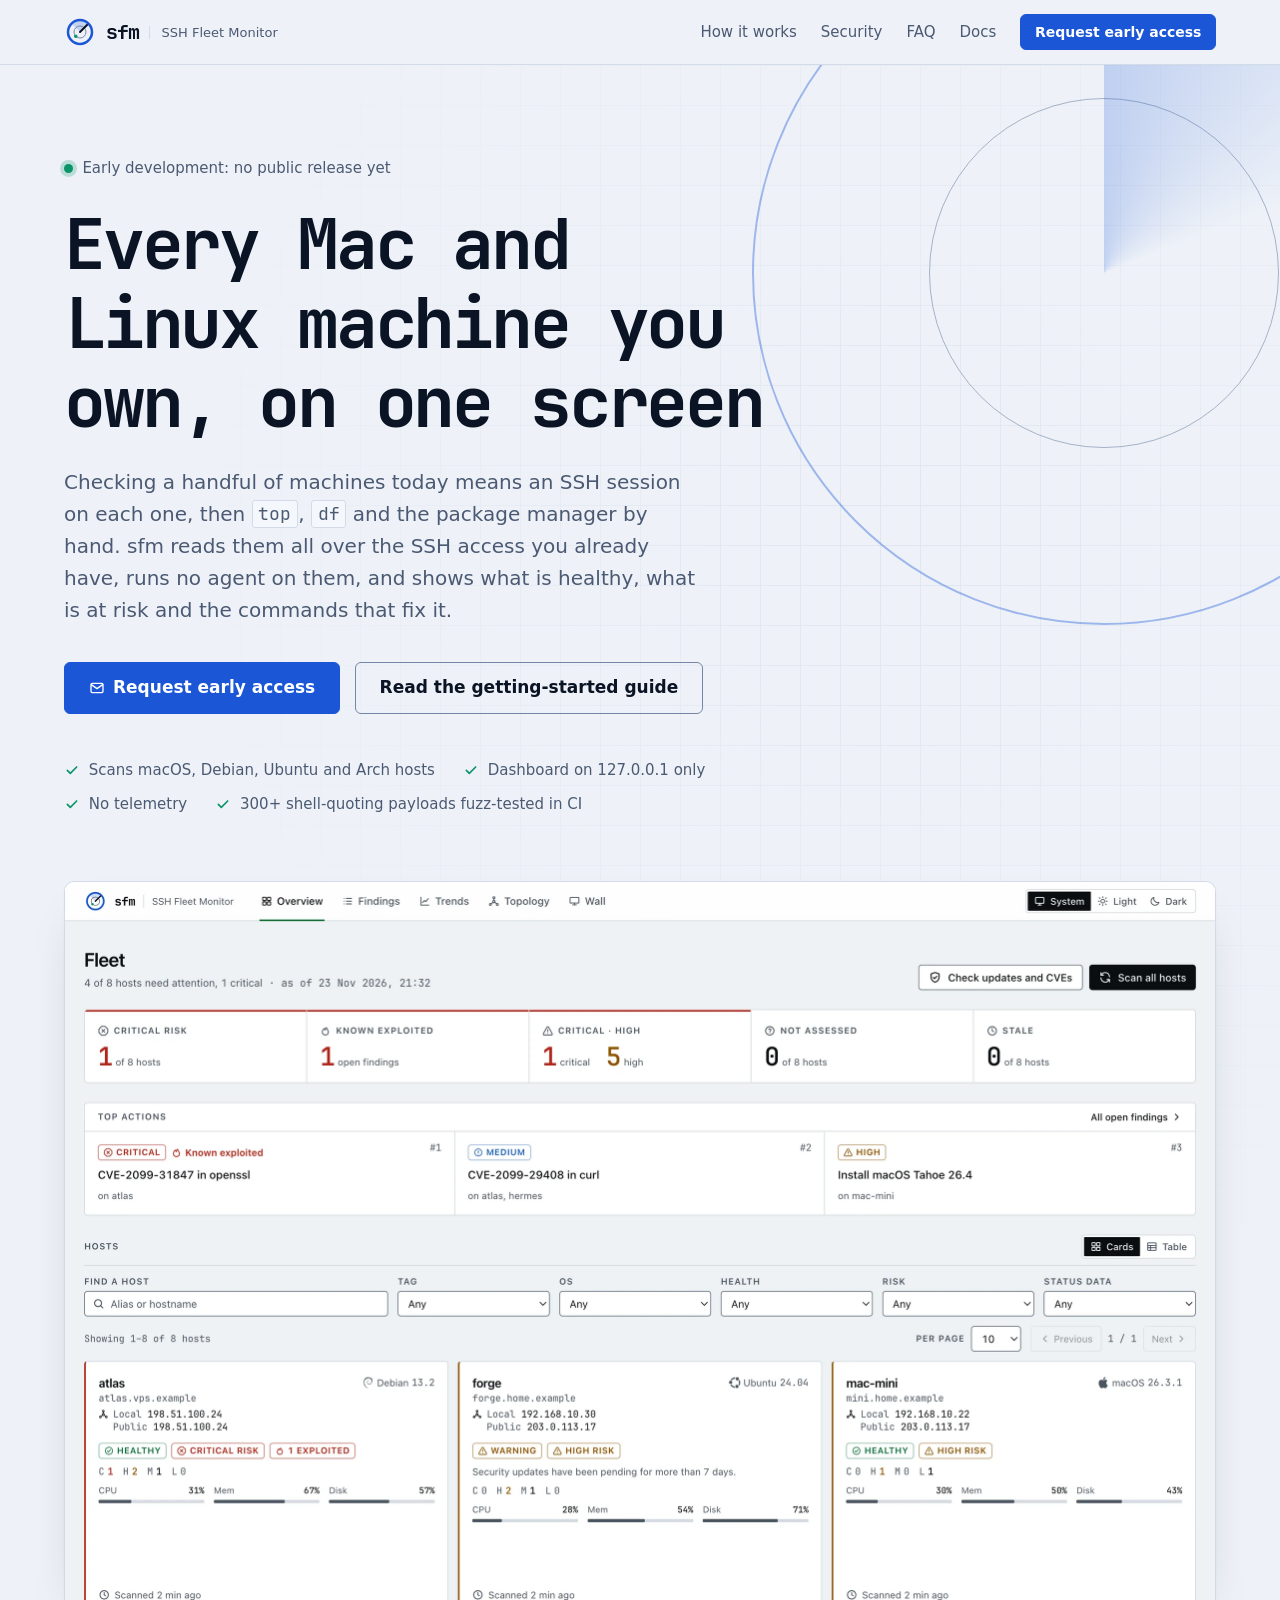
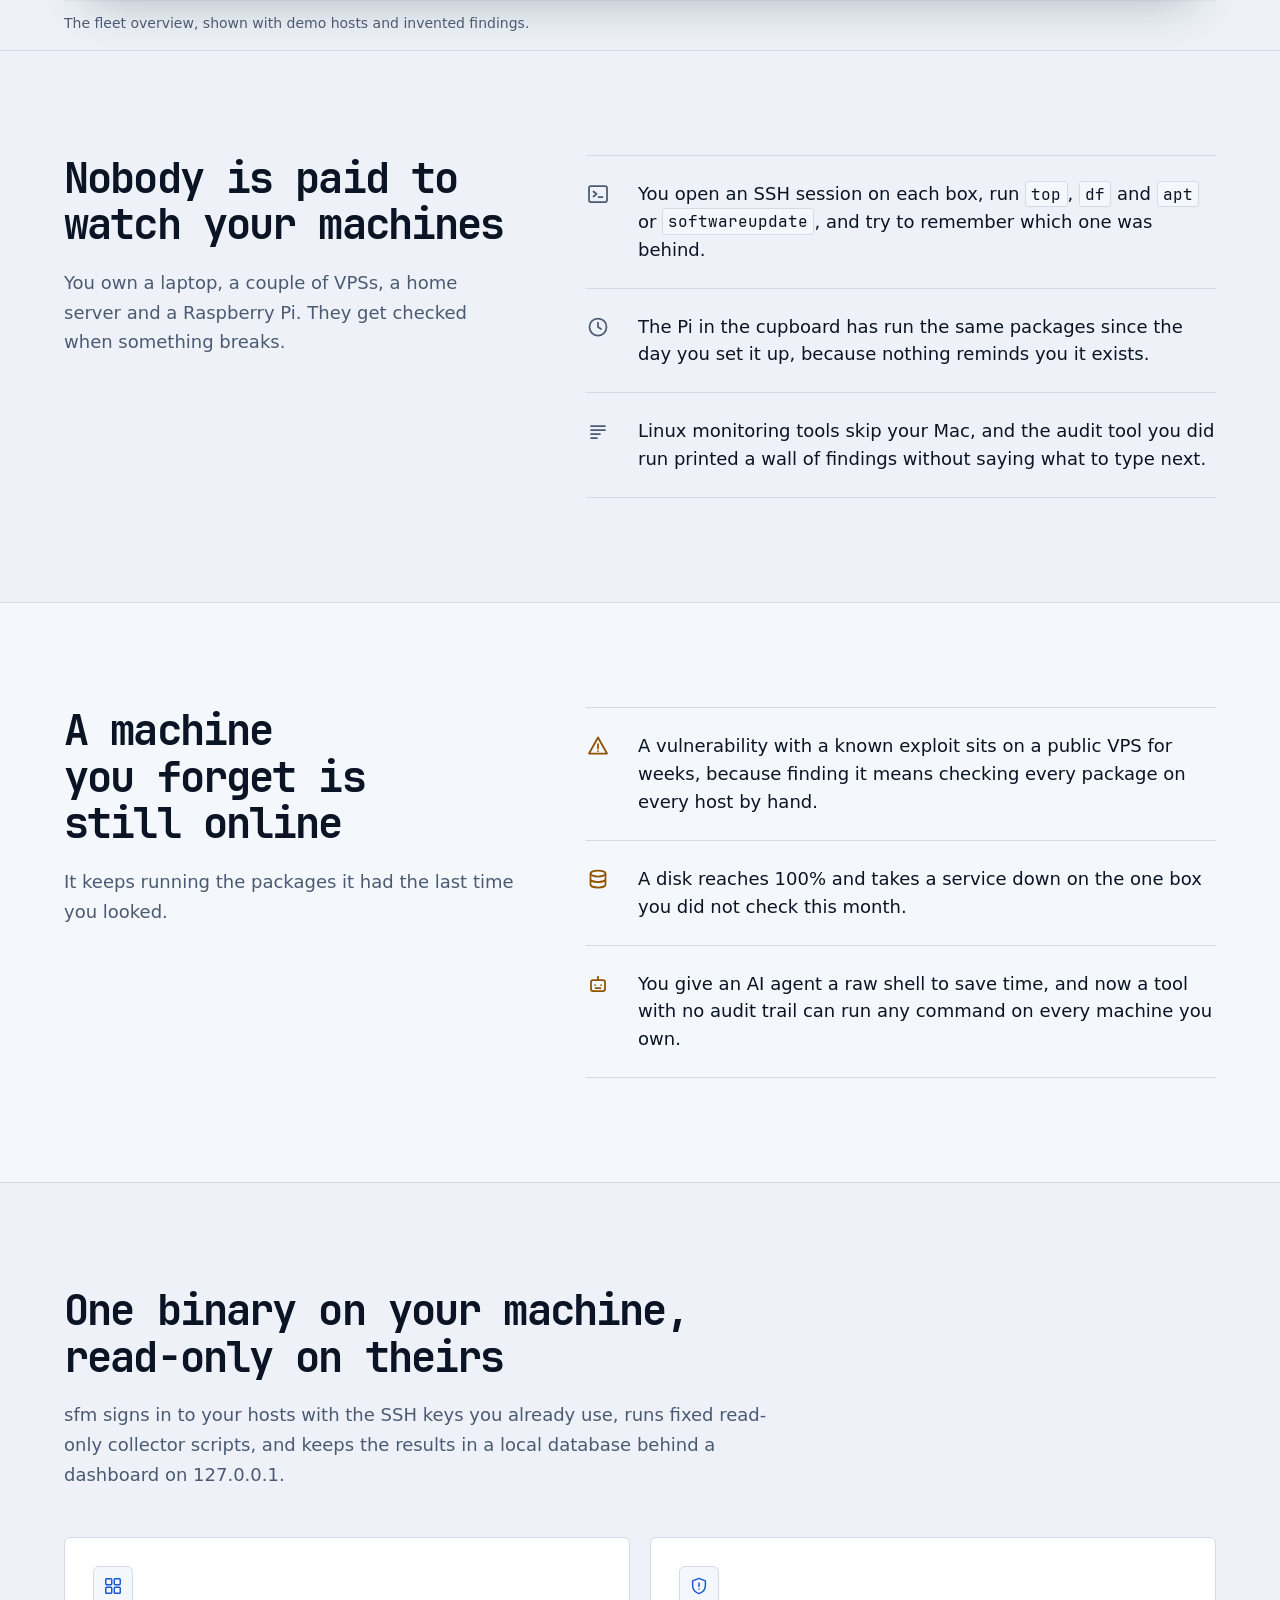
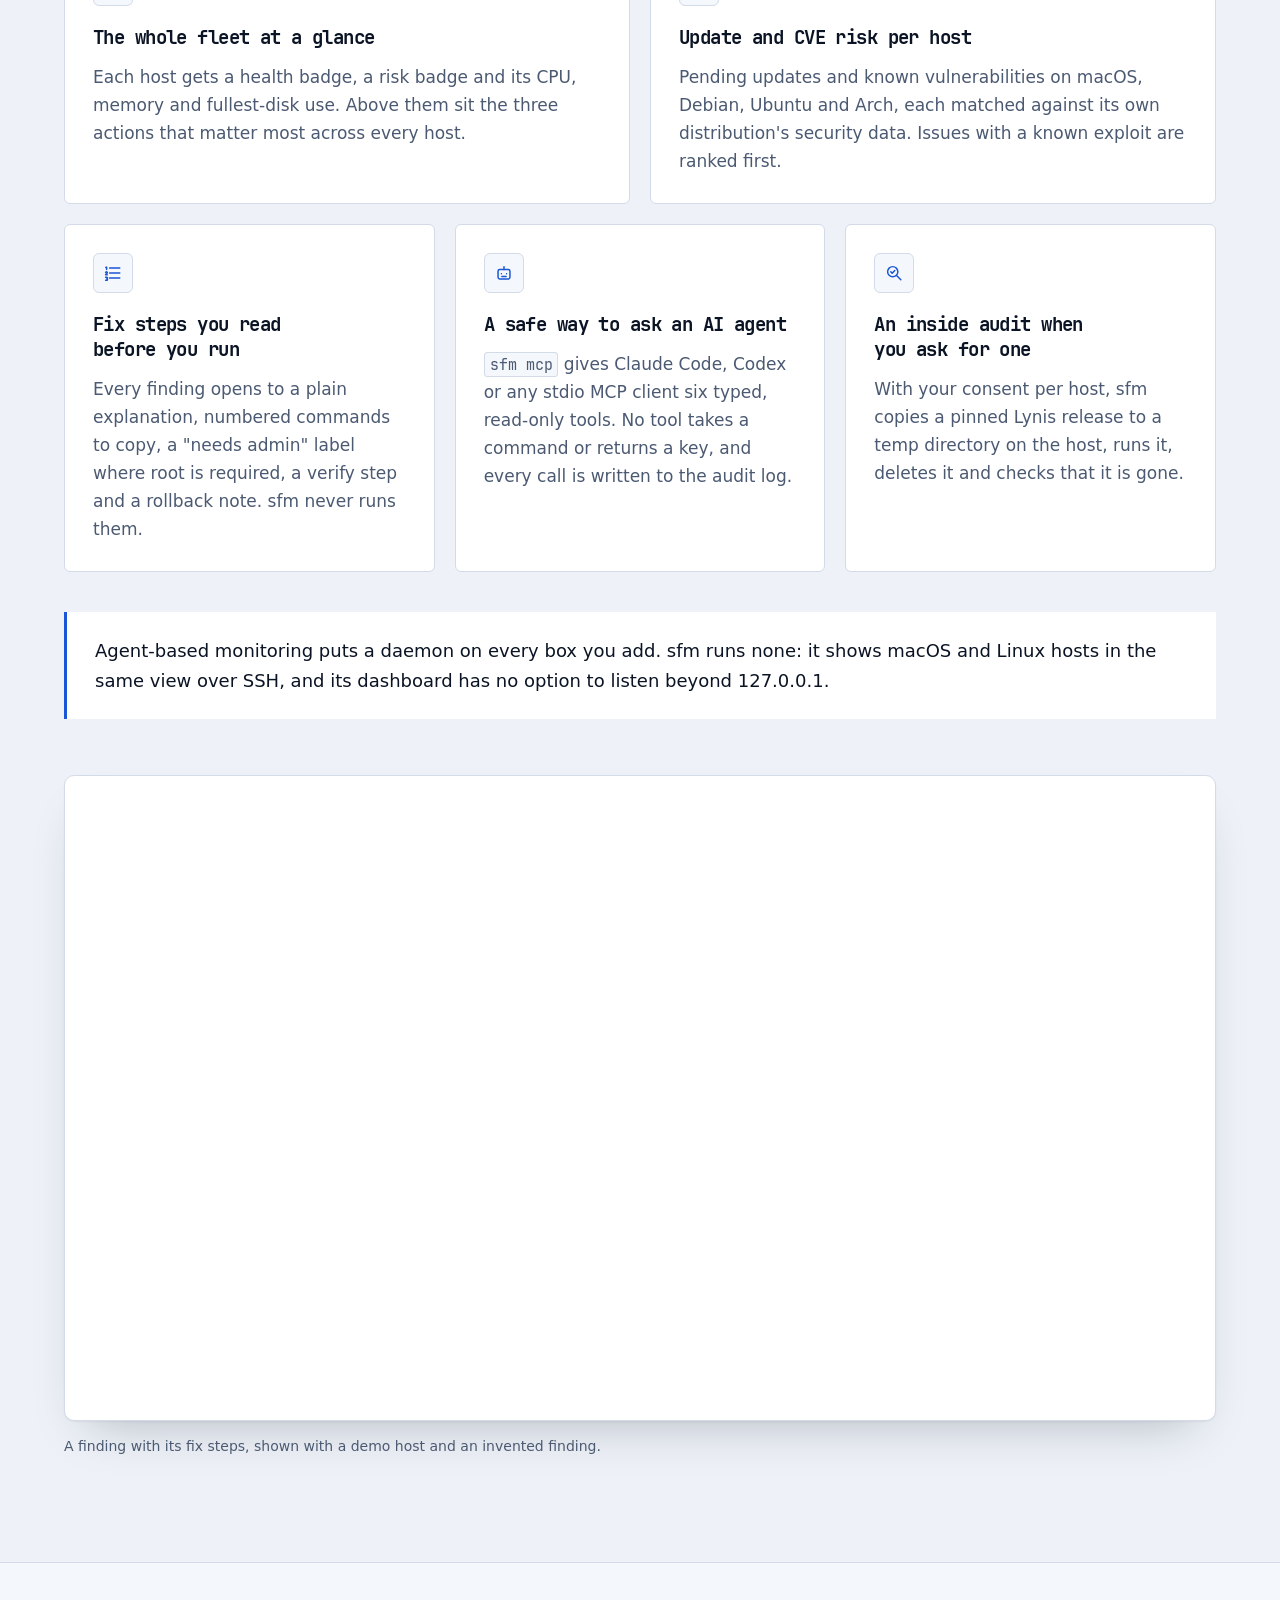
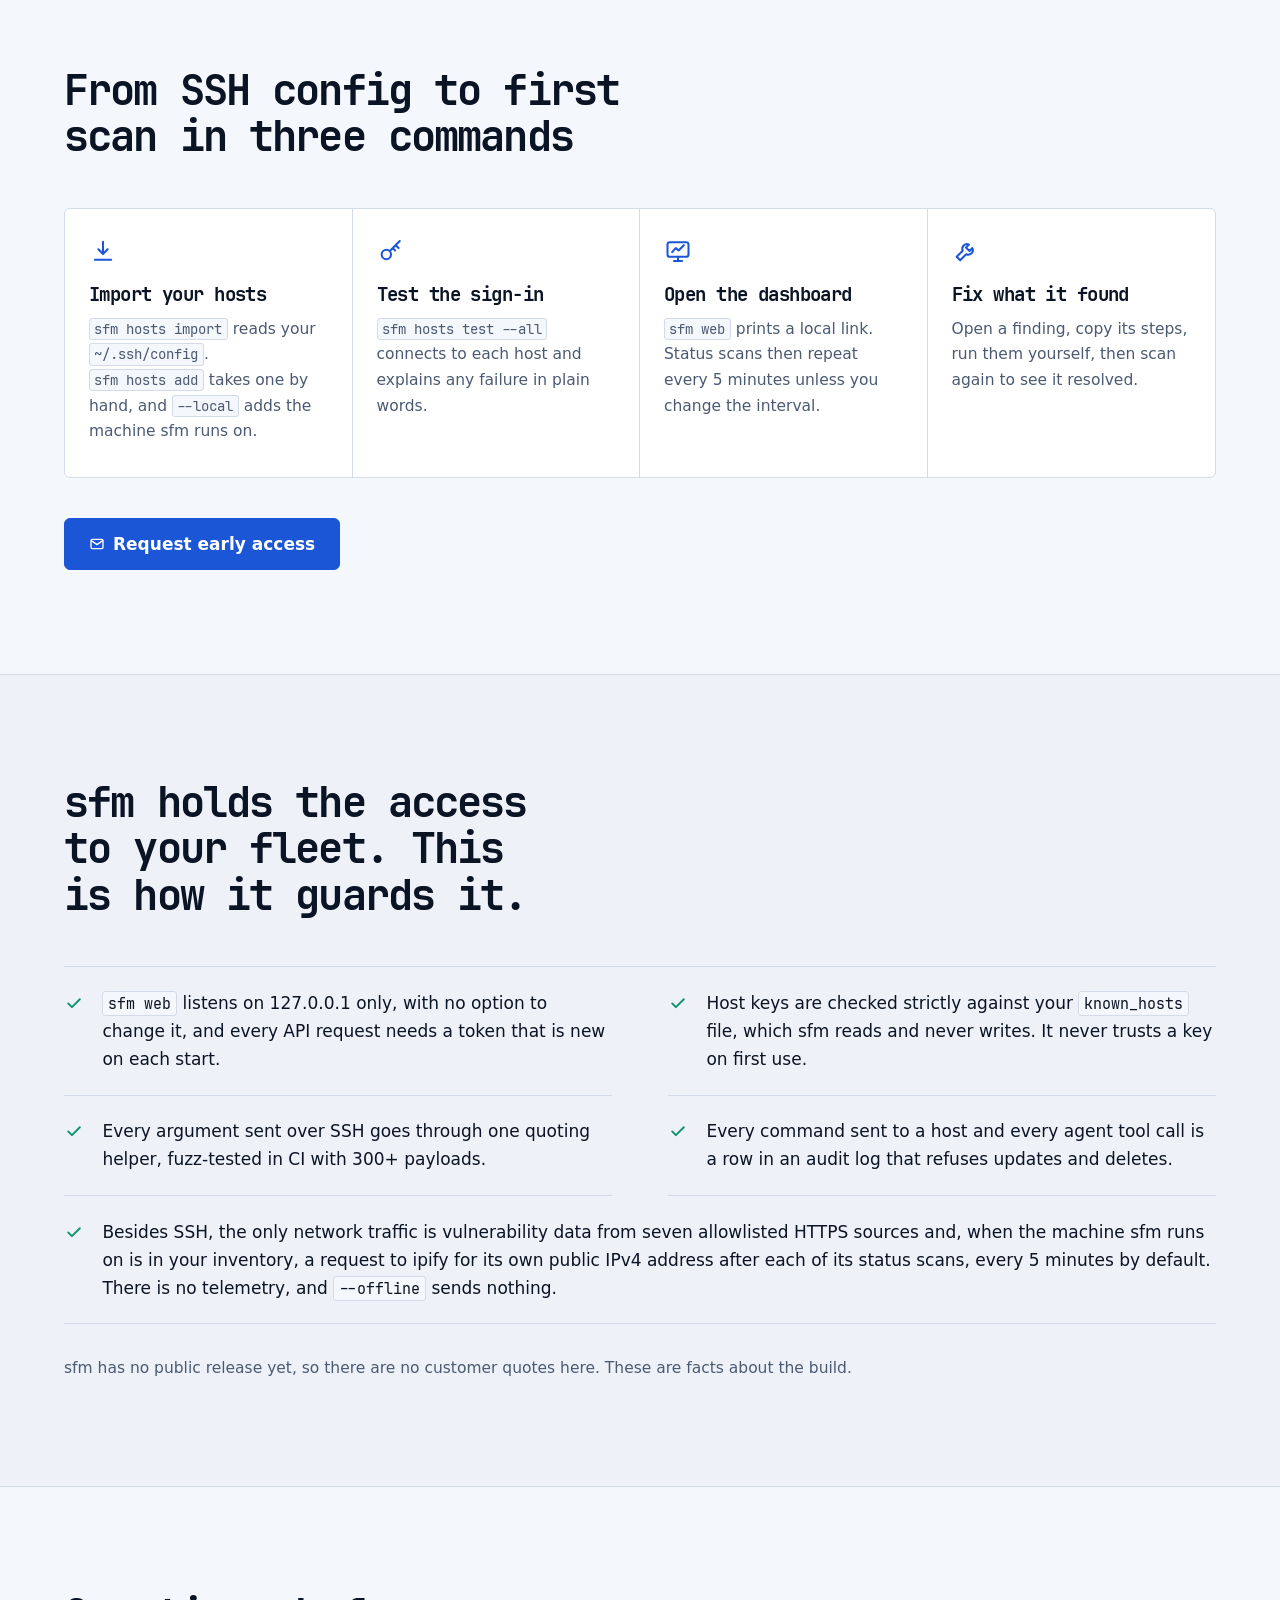
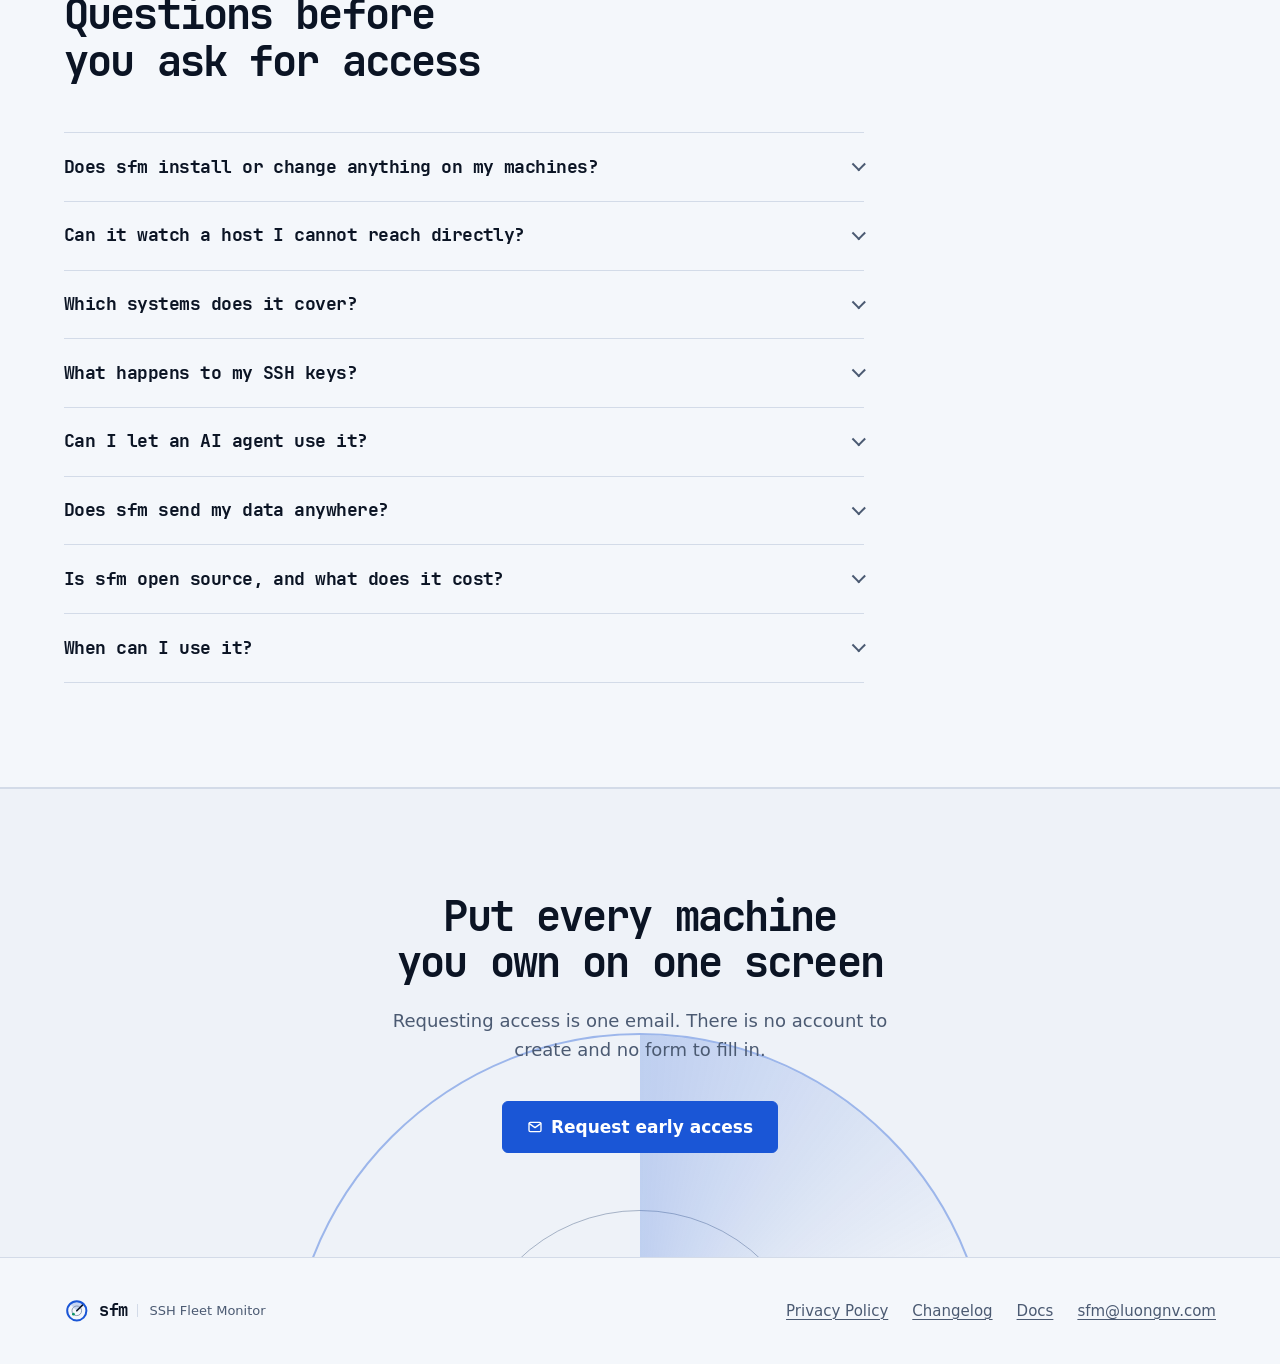
<file: site/index.html>
<!doctype html>
<html lang="en">
<head>
<meta charset="utf-8">
<meta name="viewport" content="width=device-width, initial-scale=1">
<meta http-equiv="Content-Security-Policy" content="default-src 'none'; img-src 'self'; style-src 'self'; font-src 'self'; base-uri 'none'; form-action 'none'">
<meta name="referrer" content="no-referrer">
<meta name="color-scheme" content="light dark">
<title>sfm: every Mac and Linux machine you own, on one screen</title>
<meta name="description" content="sfm (SSH Fleet Monitor) reads your macOS and Linux machines over the SSH access you already have, runs no agent on them, and shows health, update and CVE risk, and the commands that fix it.">
<link rel="canonical" href="https://sfm.luongnv.com/">
<meta property="og:type" content="website">
<meta property="og:site_name" content="sfm">
<meta property="og:title" content="sfm: every Mac and Linux machine you own, on one screen">
<meta property="og:description" content="sfm (SSH Fleet Monitor) reads your macOS and Linux machines over the SSH access you already have, runs no agent on them, and shows health, update and CVE risk, and the commands that fix it.">
<meta property="og:url" content="https://sfm.luongnv.com/">
<meta property="og:image" content="https://sfm.luongnv.com/assets/logo/logo-icon-512.png">
<meta name="twitter:card" content="summary">
<link rel="icon" type="image/svg+xml" href="assets/logo/favicon.svg">
<link rel="icon" sizes="48x48" href="assets/logo/favicon.ico">
<link rel="apple-touch-icon" href="assets/logo/logo-icon-512.png">
<link rel="preload" href="assets/fonts/JetBrainsMono-Bold.woff2" as="font" type="font/woff2" crossorigin>
<link rel="stylesheet" href="assets/css/site.css">
</head>
<body>
<a class="skip" href="#main">Skip to content</a>
<header class="site-header">
<div class="wrap">
<a class="brand" href="index.html" aria-label="sfm home">
<svg viewBox="0 0 64 64" aria-hidden="true" focusable="false">
<path class="mark-sector" d="M32 32L15.03 15.03A24 24 0 0 1 48.97 15.03Z"/>
<path class="mark-range" stroke-width="2" d="M20 32a12 12 0 1 0 24 0a12 12 0 1 0 -24 0Z"/>
<path class="mark-sweep" stroke-width="4" stroke-linecap="round" d="M32 32L47.56 16.44"/>
<path class="mark-ring" stroke-width="5" d="M8 32a24 24 0 1 0 48 0a24 24 0 1 0 -48 0Z"/>
<path class="mark-host" d="M20.01 40.49a3.5 3.5 0 1 0 7 0a3.5 3.5 0 1 0 -7 0Z"/>
</svg>
<span>sfm</span>
<span class="brand-name">SSH Fleet Monitor</span>
</a>
<nav class="nav" aria-label="Main">
<a class="nav-link" href="#how">How it works</a>
<a class="nav-link" href="#security">Security</a>
<a class="nav-link" href="#faq">FAQ</a>
<a class="nav-link" href="docs.html">Docs</a>
<a class="btn btn-sm" href="mailto:sfm@luongnv.com?subject=sfm%20early%20access">Request early access</a>
</nav>
</div>
</header>
<main id="main">

<section class="hero">
<div class="scope" aria-hidden="true"></div>
<div class="wrap">
<div class="hero-copy">
<p class="status">Early development: no public release yet</p>
<h1>Every Mac and Linux machine you own, on one screen</h1>
<p class="lede">Checking a handful of machines today means an SSH session on each one, then <code>top</code>, <code>df</code> and the package manager by hand. sfm reads them all over the SSH access you already have, runs no agent on them, and shows what is healthy, what is at risk and the commands that fix it.</p>
<div class="actions">
<a class="btn btn-lg" href="mailto:sfm@luongnv.com?subject=sfm%20early%20access"><svg viewBox="0 0 24 24" aria-hidden="true" focusable="false"><rect x="3" y="5" width="18" height="14" rx="2"/><path d="m3.5 7 8.5 6 8.5-6"/></svg>Request early access</a>
<a class="btn btn-lg btn-ghost" href="docs.html">Read the getting-started guide</a>
</div>
<ul class="trust">
<li><svg viewBox="0 0 24 24" aria-hidden="true" focusable="false"><path d="m5 12.5 4.5 4.5L19 7.5"/></svg>Scans macOS, Debian, Ubuntu and Arch hosts</li>
<li><svg viewBox="0 0 24 24" aria-hidden="true" focusable="false"><path d="m5 12.5 4.5 4.5L19 7.5"/></svg>Dashboard on 127.0.0.1 only</li>
<li><svg viewBox="0 0 24 24" aria-hidden="true" focusable="false"><path d="m5 12.5 4.5 4.5L19 7.5"/></svg>No telemetry</li>
<li><svg viewBox="0 0 24 24" aria-hidden="true" focusable="false"><path d="m5 12.5 4.5 4.5L19 7.5"/></svg>300+ shell-quoting payloads fuzz-tested in CI</li>
</ul>
</div>
<div class="hero-shot"><figure class="shot">
<div class="shot-frame">
<picture>
<source media="(prefers-color-scheme: dark)" srcset="assets/shots/overview-dark.webp" type="image/webp">
<img src="assets/shots/overview-light.webp" width="2304" height="1440" alt="The sfm fleet overview: a status strip, the top three actions and one card per host with its health badge, risk badge and CPU, memory and disk meters." fetchpriority="high">
</picture>
</div>
<figcaption>The fleet overview, shown with demo hosts and invented findings.</figcaption>
</figure></div>
</div>
<div class="hero-base"></div>
</section>

<section class="section" id="problem">
<div class="wrap split">
<div class="section-head">
<h2>Nobody is paid to watch your machines</h2>
<p>You own a laptop, a couple of VPSs, a home server and a Raspberry Pi. They get checked when something breaks.</p>
</div>
<ul class="cases">
<li><svg viewBox="0 0 24 24" aria-hidden="true" focusable="false"><rect x="3" y="4" width="18" height="16" rx="2"/><path d="m7.5 9.5 3 2.5-3 2.5M12.5 15h4"/></svg><span>You open an SSH session on each box, run <code>top</code>, <code>df</code> and <code>apt</code> or <code>softwareupdate</code>, and try to remember which one was behind.</span></li>
<li><svg viewBox="0 0 24 24" aria-hidden="true" focusable="false"><circle cx="12" cy="12" r="8.5"/><path d="M12 7.5V12l3 2"/></svg><span>The Pi in the cupboard has run the same packages since the day you set it up, because nothing reminds you it exists.</span></li>
<li><svg viewBox="0 0 24 24" aria-hidden="true" focusable="false"><path d="M5 6h14M5 10h14M5 14h9M5 18h6"/></svg><span>Linux monitoring tools skip your Mac, and the audit tool you did run printed a wall of findings without saying what to type next.</span></li>
</ul>
</div>
</section>

<section class="section band" id="cost">
<div class="wrap split">
<div class="section-head">
<h2>A machine you forget is still online</h2>
<p>It keeps running the packages it had the last time you looked.</p>
</div>
<ul class="cases cases-warn">
<li><svg viewBox="0 0 24 24" aria-hidden="true" focusable="false"><path d="M12 3.5 3 19.5h18L12 3.5Z"/><path d="M12 10v4.5M12 17h.01"/></svg><span>A vulnerability with a known exploit sits on a public VPS for weeks, because finding it means checking every package on every host by hand.</span></li>
<li><svg viewBox="0 0 24 24" aria-hidden="true" focusable="false"><ellipse cx="12" cy="6.5" rx="7.5" ry="3"/><path d="M4.5 6.5v11c0 1.7 3.4 3 7.5 3s7.5-1.3 7.5-3v-11M4.5 12c0 1.7 3.4 3 7.5 3s7.5-1.3 7.5-3"/></svg><span>A disk reaches 100% and takes a service down on the one box you did not check this month.</span></li>
<li><svg viewBox="0 0 24 24" aria-hidden="true" focusable="false"><rect x="5" y="8" width="14" height="11" rx="2"/><path d="M12 8V4.5M9 13h.01M15 13h.01M9.5 16h5"/></svg><span>You give an AI agent a raw shell to save time, and now a tool with no audit trail can run any command on every machine you own.</span></li>
</ul>
</div>
</section>

<section class="section" id="solution">
<div class="wrap">
<div class="section-head">
<h2>One binary on your machine, read-only on theirs</h2>
<p>sfm signs in to your hosts with the SSH keys you already use, runs fixed read-only collector scripts, and keeps the results in a local database behind a dashboard on 127.0.0.1.</p>
</div>
<div class="features">
<article class="feature feature-wide">
<svg class="feature-icon" viewBox="0 0 24 24" aria-hidden="true" focusable="false"><rect x="3.5" y="3.5" width="7" height="7" rx="1"/><rect x="13.5" y="3.5" width="7" height="7" rx="1"/><rect x="3.5" y="13.5" width="7" height="7" rx="1"/><rect x="13.5" y="13.5" width="7" height="7" rx="1"/></svg>
<h3>The whole fleet at a glance</h3>
<p>Each host gets a health badge, a risk badge and its CPU, memory and fullest-disk use. Above them sit the three actions that matter most across every host.</p>
</article>
<article class="feature feature-wide">
<svg class="feature-icon" viewBox="0 0 24 24" aria-hidden="true" focusable="false"><path d="M12 3 4.5 6v5.5c0 4.4 3 8 7.5 9.5 4.5-1.500 7.500-5.100 7.500-9.500V6L12 3Z"/><path d="M12 8.5v4M12 15.500h.010"/></svg>
<h3>Update and CVE risk per host</h3>
<p>Pending updates and known vulnerabilities on macOS, Debian, Ubuntu and Arch, each matched against its own distribution's security data. Issues with a known exploit are ranked first.</p>
</article>
<article class="feature">
<svg class="feature-icon" viewBox="0 0 24 24" aria-hidden="true" focusable="false"><path d="M8 6h12M8 12h12M8 18h12"/><path d="M3.500 5.500 4.500 5v3M3.300 11.300a1 1 0 1 1 1.700.900L3.300 14h2M3.300 17h1.400a.9.900 0 0 1 0 1.800.9.900 0 0 1 0 1.800H3.300"/></svg>
<h3>Fix steps you read before you run</h3>
<p>Every finding opens to a plain explanation, numbered commands to copy, a "needs admin" label where root is required, a verify step and a rollback note. sfm never runs them.</p>
</article>
<article class="feature">
<svg class="feature-icon" viewBox="0 0 24 24" aria-hidden="true" focusable="false"><rect x="5" y="8" width="14" height="11" rx="2"/><path d="M12 8V4.500M9 13h.010M15 13h.010M9.500 16h5"/></svg>
<h3>A safe way to ask an AI agent</h3>
<p><code>sfm mcp</code> gives Claude Code, Codex or any stdio MCP client six typed, read-only tools. No tool takes a command or returns a key, and every call is written to the audit log.</p>
</article>
<article class="feature">
<svg class="feature-icon" viewBox="0 0 24 24" aria-hidden="true" focusable="false"><circle cx="10.500" cy="10.500" r="6"/><path d="m15 15 5 5M8.300 10.700l1.600 1.600 3-3.200"/></svg>
<h3>An inside audit when you ask for one</h3>
<p>With your consent per host, sfm copies a pinned Lynis release to a temp directory on the host, runs it, deletes it and checks that it is gone.</p>
</article>
</div>
<p class="versus">Agent-based monitoring puts a daemon on every box you add. sfm runs none: it shows macOS and Linux hosts in the same view over SSH, and its dashboard has no option to listen beyond 127.0.0.1.</p>
<div class="shot-wide">
<figure class="shot">
<div class="shot-frame">
<picture>
<source media="(prefers-color-scheme: dark)" srcset="assets/shots/fix-dark.webp" type="image/webp">
<img src="assets/shots/fix-light.webp" width="2304" height="1290" alt="A critical finding open in sfm: a plain explanation, why it matters, five numbered fix steps with commands to copy and needs-admin labels, a check step and an undo note." loading="lazy" decoding="async">
</picture>
</div>
<figcaption>A finding with its fix steps, shown with a demo host and an invented finding.</figcaption>
</figure>
</div>
</div>
</section>

<section class="section band" id="how">
<div class="wrap">
<div class="section-head">
<h2>From SSH config to first scan in three commands</h2>
</div>
<ol class="steps">
<li><svg viewBox="0 0 24 24" aria-hidden="true" focusable="false"><path d="M12 4v10M8 10.500l4 4 4-4M5 19.500h14"/></svg>
<h3>Import your hosts</h3>
<p><code>sfm hosts import</code> reads your <code>~/.ssh/config</code>. <code>sfm hosts add</code> takes one by hand, and <code>--local</code> adds the machine sfm runs on.</p></li>
<li><svg viewBox="0 0 24 24" aria-hidden="true" focusable="false"><circle cx="8" cy="15" r="4"/><path d="m11 12 8.500-8.500M16 7l2.500 2.500M13.500 9.500l2 2"/></svg>
<h3>Test the sign-in</h3>
<p><code>sfm hosts test --all</code> connects to each host and explains any failure in plain words.</p></li>
<li><svg viewBox="0 0 24 24" aria-hidden="true" focusable="false"><rect x="3" y="4.500" width="18" height="12.500" rx="2"/><path d="M8.500 20.500h7M12 17v3.500M7 13l3-3.500 2.500 2 4.500-4.500"/></svg>
<h3>Open the dashboard</h3>
<p><code>sfm web</code> prints a local link. Status scans then repeat every 5 minutes unless you change the interval.</p></li>
<li><svg viewBox="0 0 24 24" aria-hidden="true" focusable="false"><path d="M14.500 6.500a4 4 0 0 0-5.300 5.300L4 17l3 3 5.200-5.200a4 4 0 0 0 5.300-5.300L15 12l-3-3 2.500-2.500Z"/></svg>
<h3>Fix what it found</h3>
<p>Open a finding, copy its steps, run them yourself, then scan again to see it resolved.</p></li>
</ol>
<div class="actions after-steps">
<a class="btn btn-lg" href="mailto:sfm@luongnv.com?subject=sfm%20early%20access"><svg viewBox="0 0 24 24" aria-hidden="true" focusable="false"><rect x="3" y="5" width="18" height="14" rx="2"/><path d="m3.5 7 8.5 6 8.5-6"/></svg>Request early access</a>
</div>
</div>
</section>

<section class="section" id="security">
<div class="wrap">
<div class="section-head">
<h2>sfm holds the access to your fleet. This is how it guards it.</h2>
</div>
<ul class="guards">
<li><svg viewBox="0 0 24 24" aria-hidden="true" focusable="false"><path d="m5 12.5 4.5 4.5L19 7.5"/></svg><span><code>sfm web</code> listens on 127.0.0.1 only, with no option to change it, and every API request needs a token that is new on each start.</span></li>
<li><svg viewBox="0 0 24 24" aria-hidden="true" focusable="false"><path d="m5 12.5 4.5 4.5L19 7.5"/></svg><span>Host keys are checked strictly against your <code>known_hosts</code> file, which sfm reads and never writes. It never trusts a key on first use.</span></li>
<li><svg viewBox="0 0 24 24" aria-hidden="true" focusable="false"><path d="m5 12.5 4.5 4.5L19 7.5"/></svg><span>Every argument sent over SSH goes through one quoting helper, fuzz-tested in CI with 300+ payloads.</span></li>
<li><svg viewBox="0 0 24 24" aria-hidden="true" focusable="false"><path d="m5 12.5 4.5 4.5L19 7.5"/></svg><span>Every command sent to a host and every agent tool call is a row in an audit log that refuses updates and deletes.</span></li>
<li><svg viewBox="0 0 24 24" aria-hidden="true" focusable="false"><path d="m5 12.5 4.5 4.5L19 7.5"/></svg><span>Besides SSH, the only network traffic is vulnerability data from seven allowlisted HTTPS sources and, when the machine sfm runs on is in your inventory, a request to ipify for its own public IPv4 address after each of its status scans, every 5 minutes by default. There is no telemetry, and <code>--offline</code> sends nothing.</span></li>
</ul>
<p class="note">sfm has no public release yet, so there are no customer quotes here. These are facts about the build.</p>
</div>
</section>

<section class="section band" id="faq">
<div class="wrap">
<div class="section-head">
<h2>Questions before you ask for access</h2>
</div>
<div class="faq">
<details>
<summary>Does sfm install or change anything on my machines?</summary>
<p>No agent and no daemon. Status and risk scans run fixed read-only scripts over SSH and write no files of their own on the host; on a Mac with Homebrew, the risk scan's <code>brew outdated</code> may refresh Homebrew's own cache. If you make a host a relay, each status scan of it also runs <code>sfm relay export</code>, which adds one row to that host's own sfm audit log; a relay is a machine where you chose to install and run sfm yourself. Fix steps are text to copy: sfm never runs them. The optional Lynis audit is the one exception. It needs your consent per host, runs from a temp directory and removes it afterwards.</p>
</details>
<details>
<summary>Can it watch a host I cannot reach directly?</summary>
<p>Yes, in two ways. <code>sfm hosts add --jump</code> connects through one or more SSH jump hosts. If the host is only reachable from another machine that runs sfm too, make that machine a relay with <code>sfm hosts relay</code>: your sfm then shows its hosts as reached through it, without connecting to them or holding their keys. Relays can chain, up to 8 deep.</p>
</details>
<details>
<summary>Which systems does it cover?</summary>
<p>sfm runs on macOS (Apple Silicon and Intel) and Linux (x64 and arm64). It scans hosts running macOS, Debian, Ubuntu and its derivatives, and Arch Linux and its derivatives. The Lynis audit covers macOS and Debian hosts. There is no Windows build.</p>
</details>
<details>
<summary>What happens to my SSH keys?</summary>
<p>By default sfm uses ssh-agent or the <code>IdentityFile</code> already in your SSH config and never copies a key. If you paste or generate a dedicated key, it is stored only as AES-256-GCM ciphertext, with the master key in the OS keychain. No interface prints or returns a private key.</p>
</details>
<details>
<summary>Can I let an AI agent use it?</summary>
<p>Yes, through <code>sfm mcp</code>. Its six tools read stored scan results. The one tool that reaches a host runs the read-only status collector at most once per 60 seconds per host. Every answer carries a fixed notice that its strings are untrusted data, never instructions.</p>
</details>
<details>
<summary>Does sfm send my data anywhere?</summary>
<p>There is no telemetry and no hosted service. <code>sfm web</code> downloads vulnerability data from seven allowlisted sources. One of them, OSV.dev, receives CVE IDs only, never a package, version or hostname. If you added the machine sfm runs on, <code>sfm web</code> also asks ipify for that machine's public IPv4 address after each of its status scans; the request carries no data. <code>sfm web --offline</code> uses cached data and sends nothing.</p>
</details>
<details>
<summary>Is sfm open source, and what does it cost?</summary>
<p>sfm is proprietary software. Pricing and license terms are not announced; they will be published with the first release.</p>
</details>
<details>
<summary>When can I use it?</summary>
<p>sfm is in early development and has no public release yet. Request early access by email to be told when a build is available.</p>
</details>
</div>
</div>
</section>

<section class="final">
<div class="scope" aria-hidden="true"></div>
<div class="wrap">
<h2>Put every machine you own on one screen</h2>
<p>Requesting access is one email. There is no account to create and no form to fill in.</p>
<div class="actions">
<a class="btn btn-lg" href="mailto:sfm@luongnv.com?subject=sfm%20early%20access"><svg viewBox="0 0 24 24" aria-hidden="true" focusable="false"><rect x="3" y="5" width="18" height="14" rx="2"/><path d="m3.5 7 8.5 6 8.5-6"/></svg>Request early access</a>
</div>
</div>
</section>

</main>
<footer class="site-footer">
<div class="wrap">
<a class="brand" href="index.html" aria-label="sfm home">
<svg viewBox="0 0 64 64" aria-hidden="true" focusable="false">
<path class="mark-sector" d="M32 32L15.03 15.03A24 24 0 0 1 48.97 15.03Z"/>
<path class="mark-range" stroke-width="2" d="M20 32a12 12 0 1 0 24 0a12 12 0 1 0 -24 0Z"/>
<path class="mark-sweep" stroke-width="4" stroke-linecap="round" d="M32 32L47.56 16.44"/>
<path class="mark-ring" stroke-width="5" d="M8 32a24 24 0 1 0 48 0a24 24 0 1 0 -48 0Z"/>
<path class="mark-host" d="M20.01 40.49a3.5 3.5 0 1 0 7 0a3.5 3.5 0 1 0 -7 0Z"/>
</svg>
<span>sfm</span>
<span class="brand-name">SSH Fleet Monitor</span>
</a>
<ul class="foot-links">
<li><a href="privacy.html">Privacy Policy</a></li>
<li><a href="changelog.html">Changelog</a></li>
<li><a href="docs.html">Docs</a></li>
<li><a href="mailto:sfm@luongnv.com">sfm@luongnv.com</a></li>
</ul>
</div>
</footer>
</body>
</html>
</file>
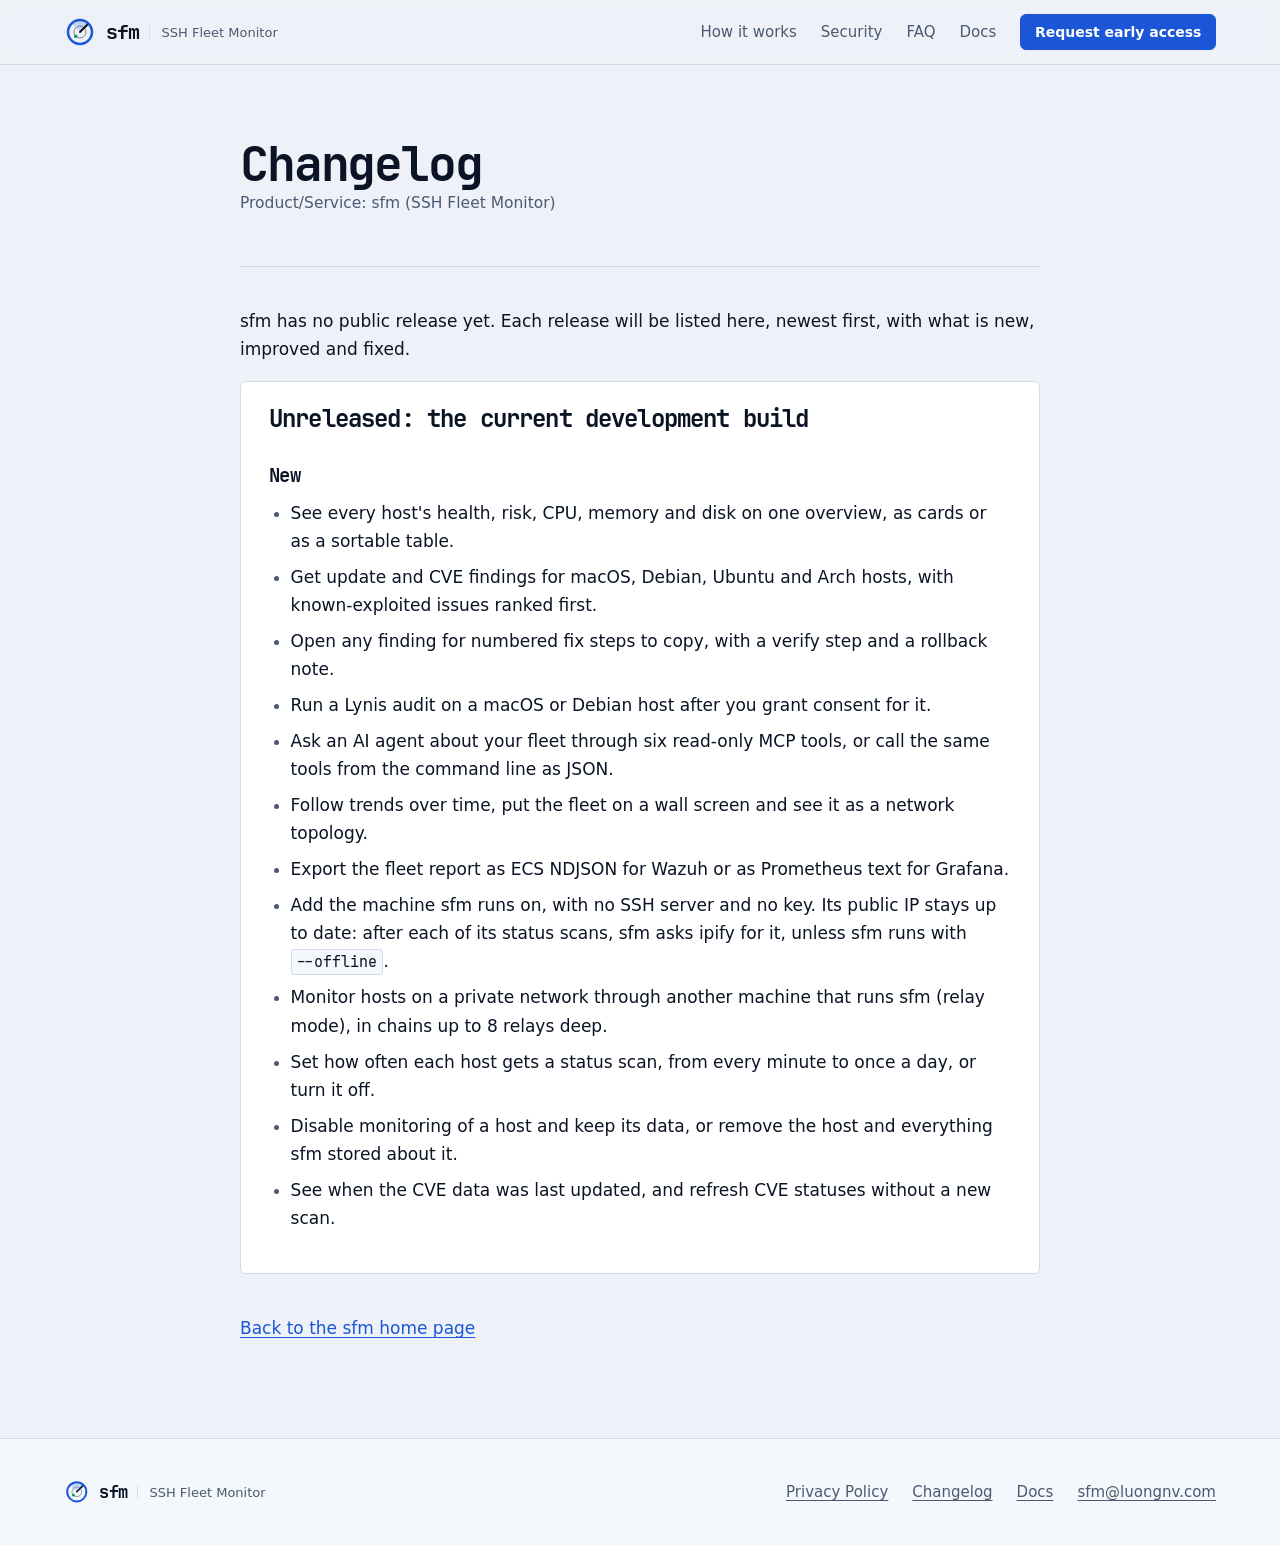
<file: site/changelog.html>
<!doctype html>
<html lang="en">
<head>
<meta charset="utf-8">
<meta name="viewport" content="width=device-width, initial-scale=1">
<meta http-equiv="Content-Security-Policy" content="default-src 'none'; img-src 'self'; style-src 'self'; font-src 'self'; base-uri 'none'; form-action 'none'">
<meta name="referrer" content="no-referrer">
<meta name="color-scheme" content="light dark">
<title>Changelog · sfm</title>
<meta name="description" content="sfm has no public release yet. This page lists what works in the current development build and will list each release.">
<link rel="canonical" href="https://sfm.luongnv.com/changelog.html">
<meta property="og:type" content="website">
<meta property="og:site_name" content="sfm">
<meta property="og:title" content="Changelog · sfm">
<meta property="og:description" content="sfm has no public release yet. This page lists what works in the current development build and will list each release.">
<meta property="og:url" content="https://sfm.luongnv.com/changelog.html">
<meta property="og:image" content="https://sfm.luongnv.com/assets/logo/logo-icon-512.png">
<meta name="twitter:card" content="summary">
<link rel="icon" type="image/svg+xml" href="assets/logo/favicon.svg">
<link rel="icon" sizes="48x48" href="assets/logo/favicon.ico">
<link rel="apple-touch-icon" href="assets/logo/logo-icon-512.png">
<link rel="preload" href="assets/fonts/JetBrainsMono-Bold.woff2" as="font" type="font/woff2" crossorigin>
<link rel="stylesheet" href="assets/css/site.css">
</head>
<body>
<a class="skip" href="#main">Skip to content</a>
<header class="site-header">
<div class="wrap">
<a class="brand" href="index.html" aria-label="sfm home">
<svg viewBox="0 0 64 64" aria-hidden="true" focusable="false">
<path class="mark-sector" d="M32 32L15.03 15.03A24 24 0 0 1 48.97 15.03Z"/>
<path class="mark-range" stroke-width="2" d="M20 32a12 12 0 1 0 24 0a12 12 0 1 0 -24 0Z"/>
<path class="mark-sweep" stroke-width="4" stroke-linecap="round" d="M32 32L47.56 16.44"/>
<path class="mark-ring" stroke-width="5" d="M8 32a24 24 0 1 0 48 0a24 24 0 1 0 -48 0Z"/>
<path class="mark-host" d="M20.01 40.49a3.5 3.5 0 1 0 7 0a3.5 3.5 0 1 0 -7 0Z"/>
</svg>
<span>sfm</span>
<span class="brand-name">SSH Fleet Monitor</span>
</a>
<nav class="nav" aria-label="Main">
<a class="nav-link" href="index.html#how">How it works</a>
<a class="nav-link" href="index.html#security">Security</a>
<a class="nav-link" href="index.html#faq">FAQ</a>
<a class="nav-link" href="docs.html">Docs</a>
<a class="btn btn-sm" href="mailto:sfm@luongnv.com?subject=sfm%20early%20access">Request early access</a>
</nav>
</div>
</header>
<main id="main" class="doc">
<div class="wrap">
<div class="doc-head">
<h1>Changelog</h1>
<p class="doc-meta">Product/Service: sfm (SSH Fleet Monitor)</p>
</div>

<p>sfm has no public release yet. Each release will be listed here, newest first, with what is new, improved and fixed.</p>

<section class="release">
<h2>Unreleased: the current development build</h2>
<h3>New</h3>
<ul>
<li>See every host's health, risk, CPU, memory and disk on one overview, as cards or as a sortable table.</li>
<li>Get update and CVE findings for macOS, Debian, Ubuntu and Arch hosts, with known-exploited issues ranked first.</li>
<li>Open any finding for numbered fix steps to copy, with a verify step and a rollback note.</li>
<li>Run a Lynis audit on a macOS or Debian host after you grant consent for it.</li>
<li>Ask an AI agent about your fleet through six read-only MCP tools, or call the same tools from the command line as JSON.</li>
<li>Follow trends over time, put the fleet on a wall screen and see it as a network topology.</li>
<li>Export the fleet report as ECS NDJSON for Wazuh or as Prometheus text for Grafana.</li>
<li>Add the machine sfm runs on, with no SSH server and no key. Its public IP stays up to date: after each of its status scans, sfm asks ipify for it, unless sfm runs with <code>--offline</code>.</li>
<li>Monitor hosts on a private network through another machine that runs sfm (relay mode), in chains up to 8 relays deep.</li>
<li>Set how often each host gets a status scan, from every minute to once a day, or turn it off.</li>
<li>Disable monitoring of a host and keep its data, or remove the host and everything sfm stored about it.</li>
<li>See when the CVE data was last updated, and refresh CVE statuses without a new scan.</li>
</ul>
</section>

<a class="back" href="index.html">Back to the sfm home page</a>
</div>
</main>
<footer class="site-footer">
<div class="wrap">
<a class="brand" href="index.html" aria-label="sfm home">
<svg viewBox="0 0 64 64" aria-hidden="true" focusable="false">
<path class="mark-sector" d="M32 32L15.03 15.03A24 24 0 0 1 48.97 15.03Z"/>
<path class="mark-range" stroke-width="2" d="M20 32a12 12 0 1 0 24 0a12 12 0 1 0 -24 0Z"/>
<path class="mark-sweep" stroke-width="4" stroke-linecap="round" d="M32 32L47.56 16.44"/>
<path class="mark-ring" stroke-width="5" d="M8 32a24 24 0 1 0 48 0a24 24 0 1 0 -48 0Z"/>
<path class="mark-host" d="M20.01 40.49a3.5 3.5 0 1 0 7 0a3.5 3.5 0 1 0 -7 0Z"/>
</svg>
<span>sfm</span>
<span class="brand-name">SSH Fleet Monitor</span>
</a>
<ul class="foot-links">
<li><a href="privacy.html">Privacy Policy</a></li>
<li><a href="changelog.html">Changelog</a></li>
<li><a href="docs.html">Docs</a></li>
<li><a href="mailto:sfm@luongnv.com">sfm@luongnv.com</a></li>
</ul>
</div>
</footer>
</body>
</html>
</file>
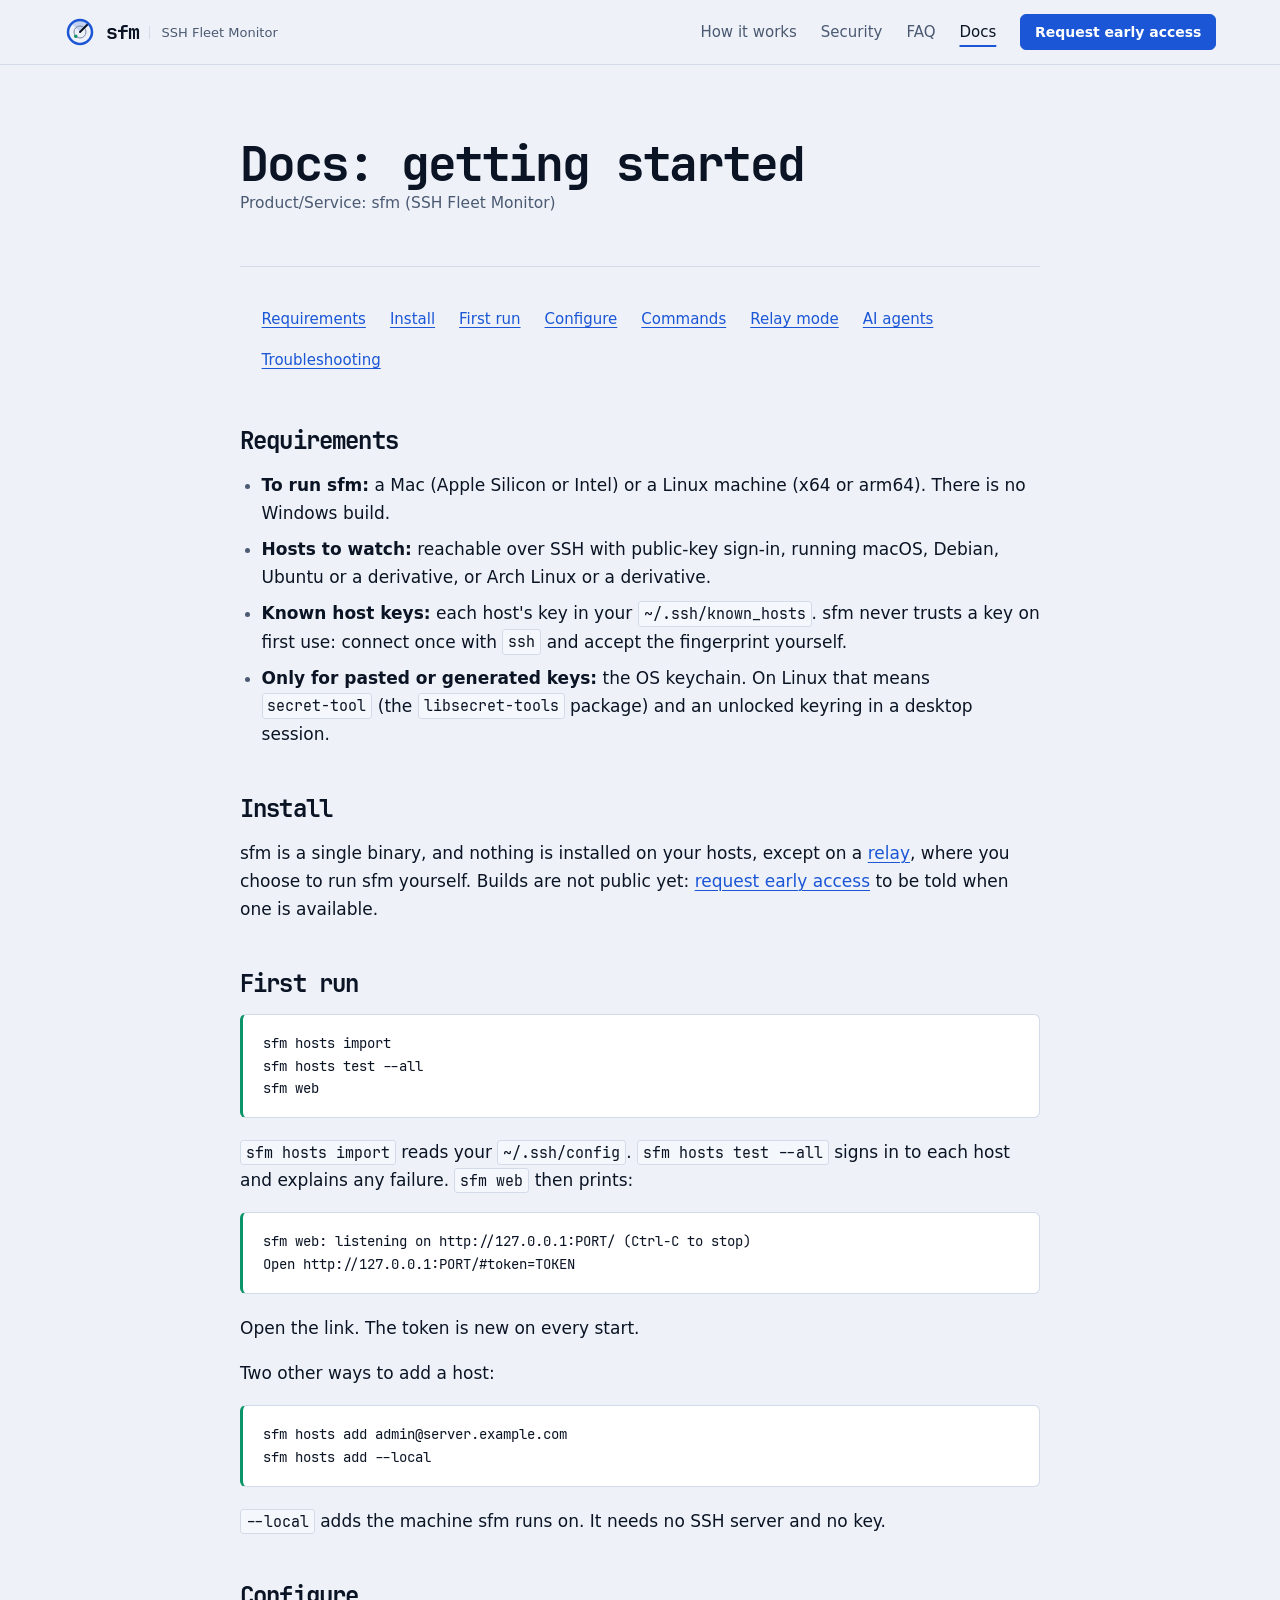
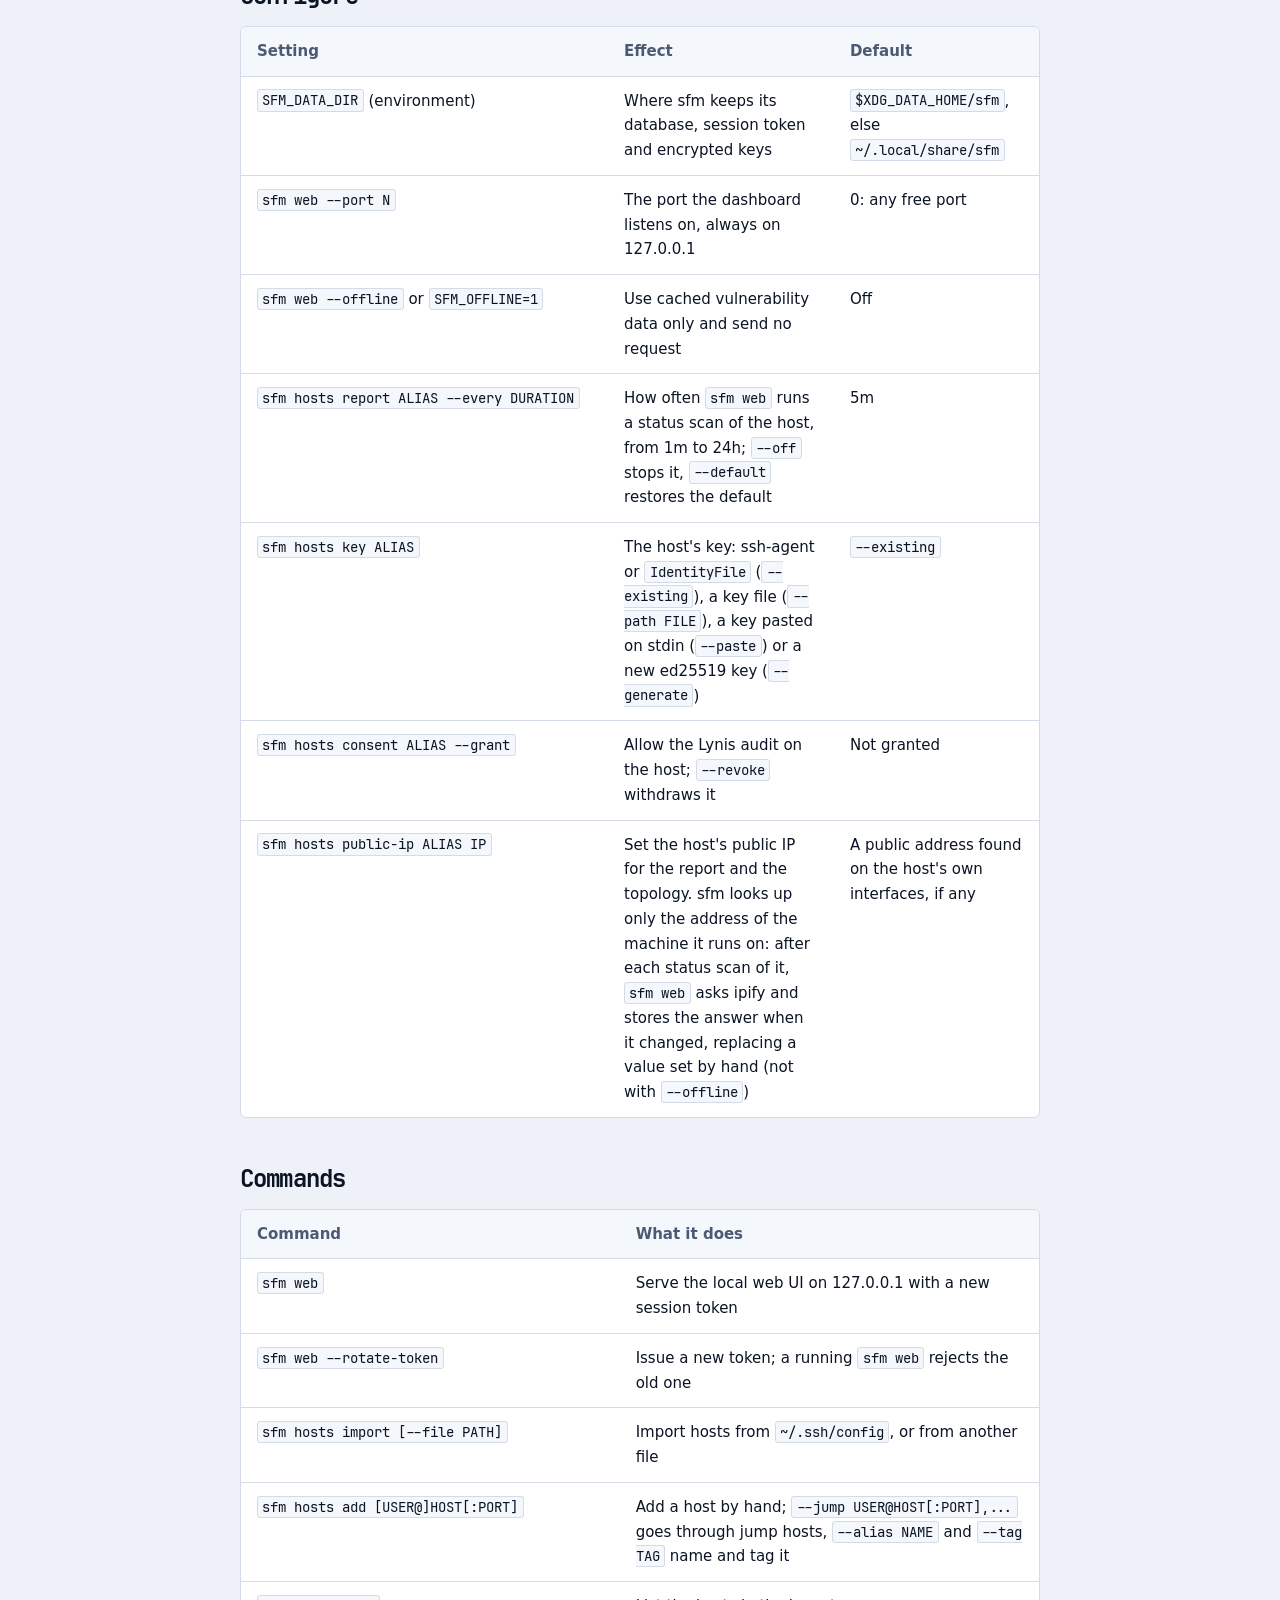
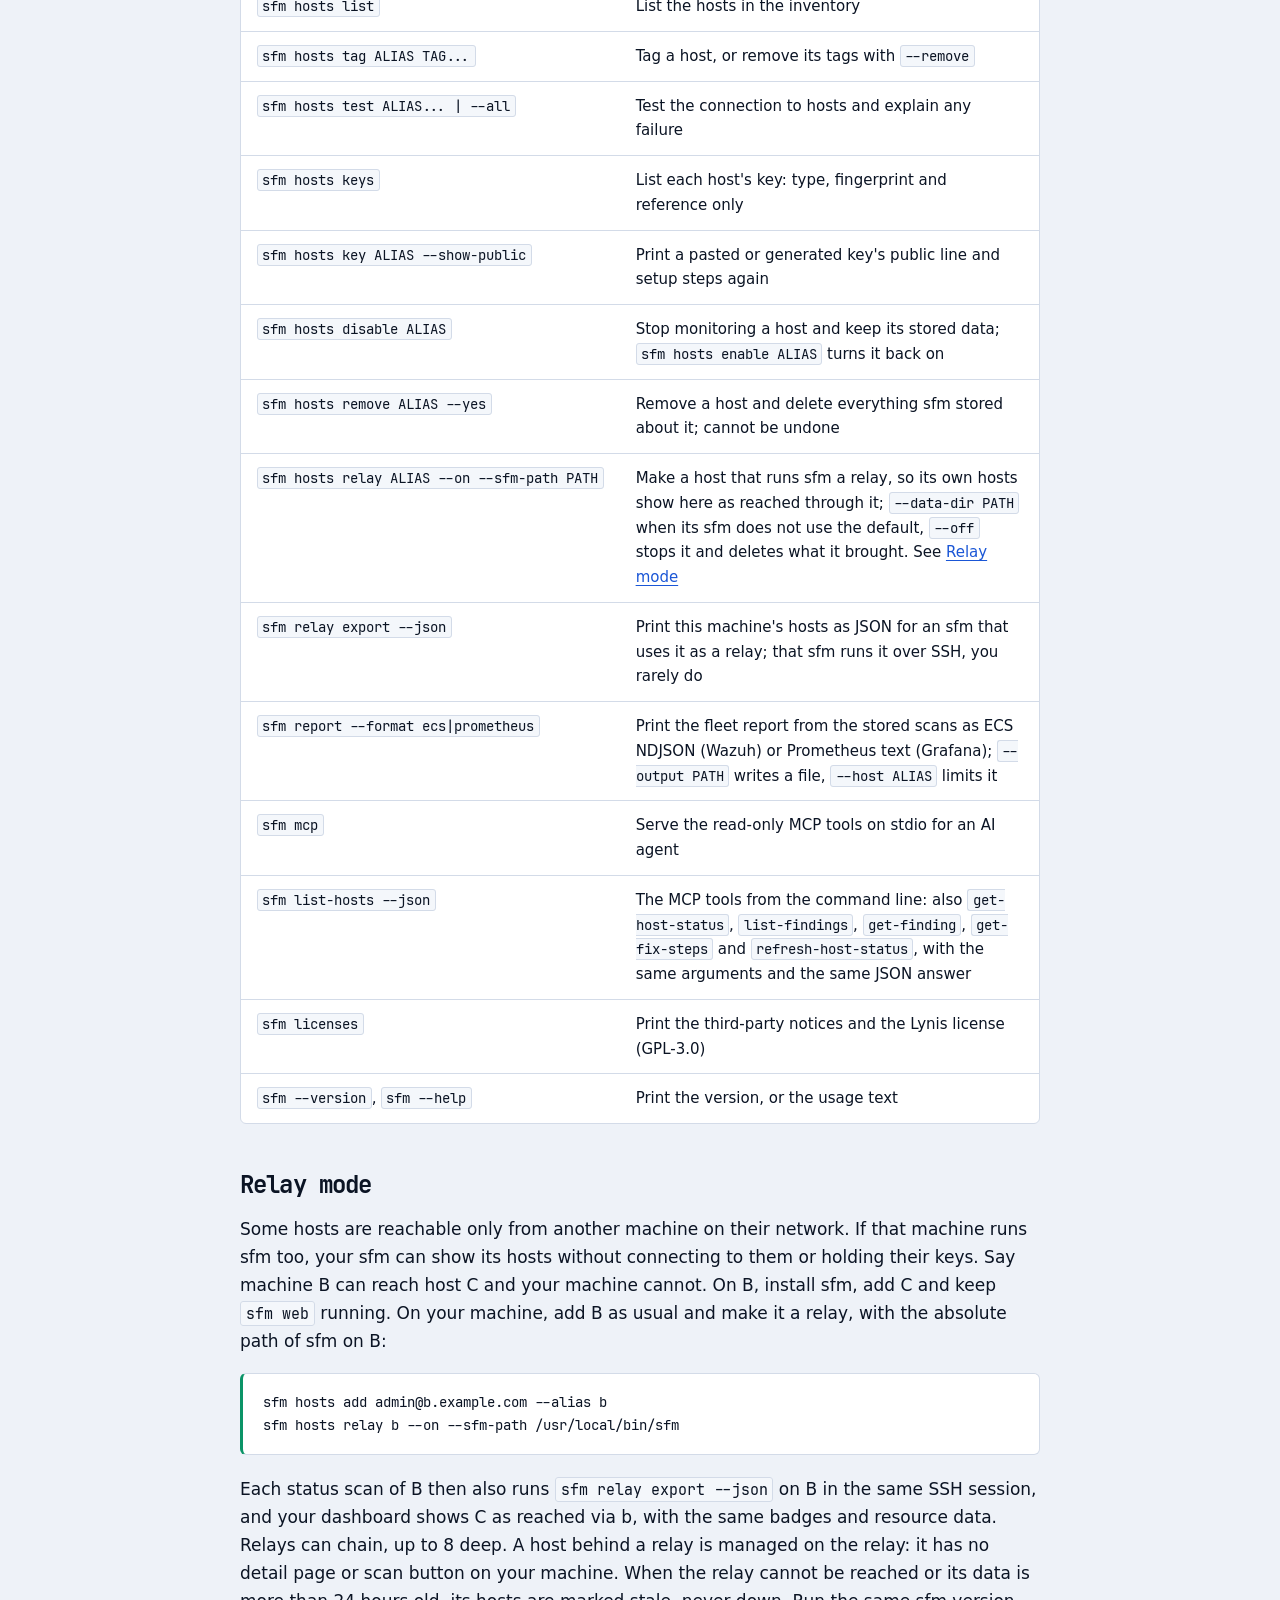
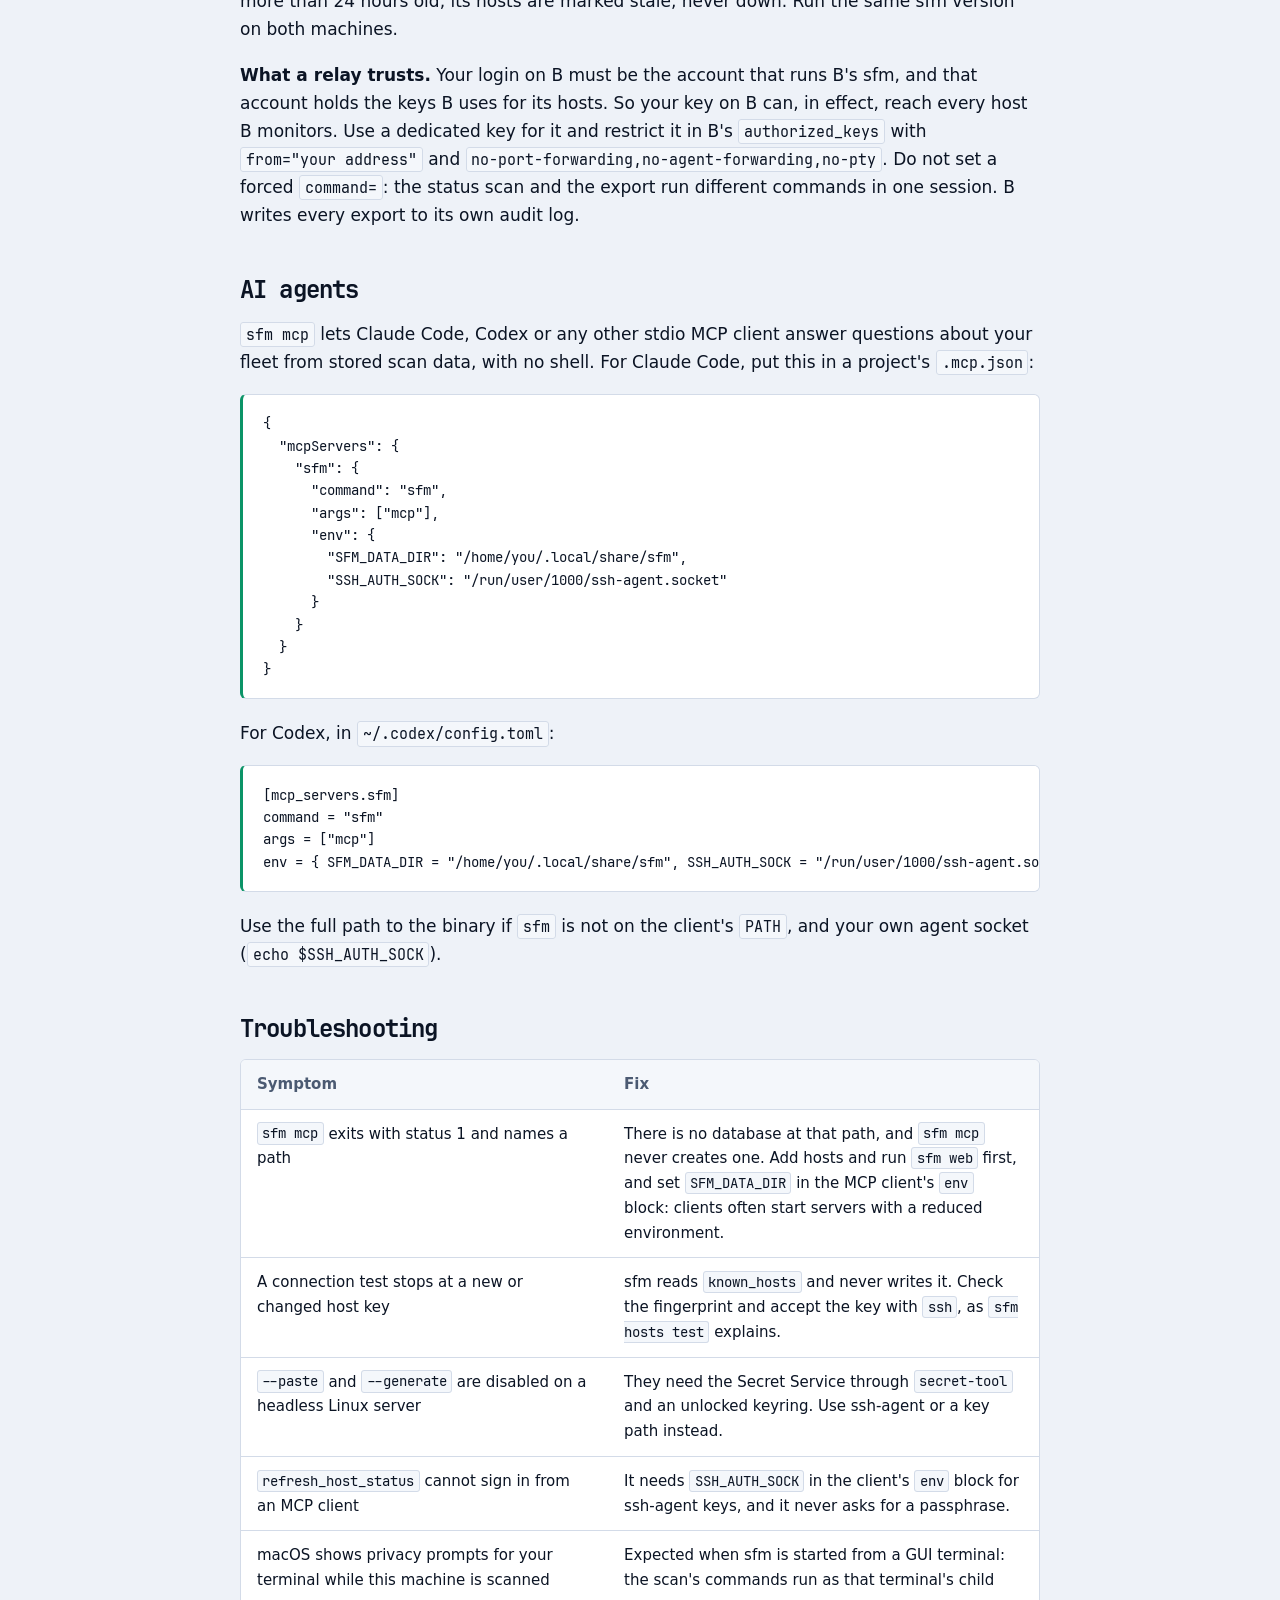
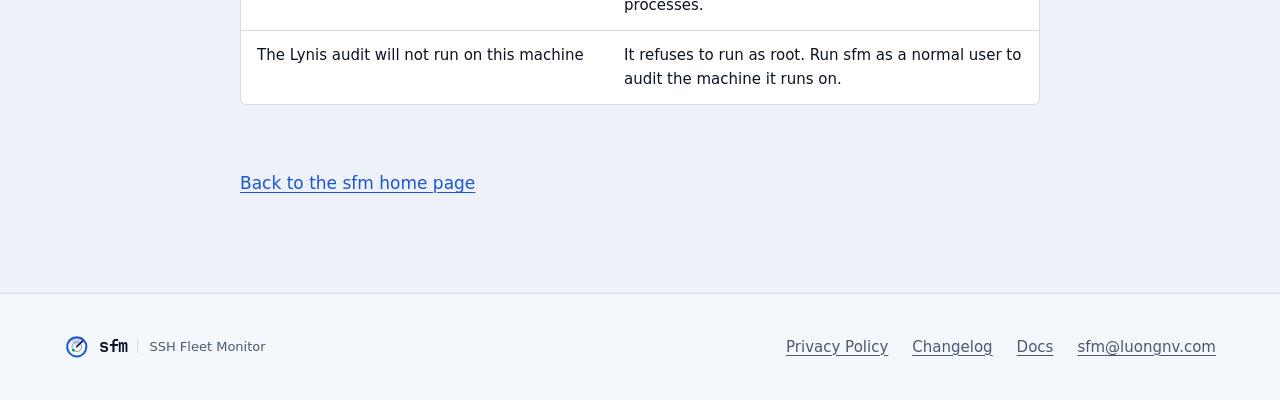
<file: site/docs.html>
<!doctype html>
<html lang="en">
<head>
<meta charset="utf-8">
<meta name="viewport" content="width=device-width, initial-scale=1">
<meta http-equiv="Content-Security-Policy" content="default-src 'none'; img-src 'self'; style-src 'self'; font-src 'self'; base-uri 'none'; form-action 'none'">
<meta name="referrer" content="no-referrer">
<meta name="color-scheme" content="light dark">
<title>Getting started · sfm docs</title>
<meta name="description" content="Requirements, first run, settings, commands and troubleshooting for sfm, the SSH Fleet Monitor.">
<link rel="canonical" href="https://sfm.luongnv.com/docs.html">
<meta property="og:type" content="website">
<meta property="og:site_name" content="sfm">
<meta property="og:title" content="Getting started · sfm docs">
<meta property="og:description" content="Requirements, first run, settings, commands and troubleshooting for sfm, the SSH Fleet Monitor.">
<meta property="og:url" content="https://sfm.luongnv.com/docs.html">
<meta property="og:image" content="https://sfm.luongnv.com/assets/logo/logo-icon-512.png">
<meta name="twitter:card" content="summary">
<link rel="icon" type="image/svg+xml" href="assets/logo/favicon.svg">
<link rel="icon" sizes="48x48" href="assets/logo/favicon.ico">
<link rel="apple-touch-icon" href="assets/logo/logo-icon-512.png">
<link rel="preload" href="assets/fonts/JetBrainsMono-Bold.woff2" as="font" type="font/woff2" crossorigin>
<link rel="stylesheet" href="assets/css/site.css">
</head>
<body>
<a class="skip" href="#main">Skip to content</a>
<header class="site-header">
<div class="wrap">
<a class="brand" href="index.html" aria-label="sfm home">
<svg viewBox="0 0 64 64" aria-hidden="true" focusable="false">
<path class="mark-sector" d="M32 32L15.03 15.03A24 24 0 0 1 48.97 15.03Z"/>
<path class="mark-range" stroke-width="2" d="M20 32a12 12 0 1 0 24 0a12 12 0 1 0 -24 0Z"/>
<path class="mark-sweep" stroke-width="4" stroke-linecap="round" d="M32 32L47.56 16.44"/>
<path class="mark-ring" stroke-width="5" d="M8 32a24 24 0 1 0 48 0a24 24 0 1 0 -48 0Z"/>
<path class="mark-host" d="M20.01 40.49a3.5 3.5 0 1 0 7 0a3.5 3.5 0 1 0 -7 0Z"/>
</svg>
<span>sfm</span>
<span class="brand-name">SSH Fleet Monitor</span>
</a>
<nav class="nav" aria-label="Main">
<a class="nav-link" href="index.html#how">How it works</a>
<a class="nav-link" href="index.html#security">Security</a>
<a class="nav-link" href="index.html#faq">FAQ</a>
<a class="nav-link" href="docs.html" aria-current="page">Docs</a>
<a class="btn btn-sm" href="mailto:sfm@luongnv.com?subject=sfm%20early%20access">Request early access</a>
</nav>
</div>
</header>
<main id="main" class="doc">
<div class="wrap">
<div class="doc-head">
<h1>Docs: getting started</h1>
<p class="doc-meta">Product/Service: sfm (SSH Fleet Monitor)</p>
</div>

<ul class="toc">
<li><a href="#requirements">Requirements</a></li>
<li><a href="#install">Install</a></li>
<li><a href="#first-run">First run</a></li>
<li><a href="#configure">Configure</a></li>
<li><a href="#commands">Commands</a></li>
<li><a href="#relay">Relay mode</a></li>
<li><a href="#agents">AI agents</a></li>
<li><a href="#troubleshooting">Troubleshooting</a></li>
</ul>

<h2 id="requirements">Requirements</h2>
<ul>
<li><strong>To run sfm:</strong> a Mac (Apple Silicon or Intel) or a Linux machine (x64 or arm64). There is no Windows build.</li>
<li><strong>Hosts to watch:</strong> reachable over SSH with public-key sign-in, running macOS, Debian, Ubuntu or a derivative, or Arch Linux or a derivative.</li>
<li><strong>Known host keys:</strong> each host's key in your <code>~/.ssh/known_hosts</code>. sfm never trusts a key on first use: connect once with <code>ssh</code> and accept the fingerprint yourself.</li>
<li><strong>Only for pasted or generated keys:</strong> the OS keychain. On Linux that means <code>secret-tool</code> (the <code>libsecret-tools</code> package) and an unlocked keyring in a desktop session.</li>
</ul>

<h2 id="install">Install</h2>
<p>sfm is a single binary, and nothing is installed on your hosts, except on a <a href="#relay">relay</a>, where you choose to run sfm yourself. Builds are not public yet: <a href="mailto:sfm@luongnv.com?subject=sfm%20early%20access">request early access</a> to be told when one is available.</p>

<h2 id="first-run">First run</h2>
<pre><code>sfm hosts import
sfm hosts test --all
sfm web</code></pre>
<p><code>sfm hosts import</code> reads your <code>~/.ssh/config</code>. <code>sfm hosts test --all</code> signs in to each host and explains any failure. <code>sfm web</code> then prints:</p>
<pre><code>sfm web: listening on http://127.0.0.1:PORT/ (Ctrl-C to stop)
Open http://127.0.0.1:PORT/#token=TOKEN</code></pre>
<p>Open the link. The token is new on every start.</p>
<p>Two other ways to add a host:</p>
<pre><code>sfm hosts add admin@server.example.com
sfm hosts add --local</code></pre>
<p><code>--local</code> adds the machine sfm runs on. It needs no SSH server and no key.</p>

<h2 id="configure">Configure</h2>
<div class="table-wrap">
<table>
<thead><tr><th>Setting</th><th>Effect</th><th>Default</th></tr></thead>
<tbody>
<tr><td><code>SFM_DATA_DIR</code> (environment)</td><td>Where sfm keeps its database, session token and encrypted keys</td><td><code>$XDG_DATA_HOME/sfm</code>, else <code>~/.local/share/sfm</code></td></tr>
<tr><td><code>sfm web --port N</code></td><td>The port the dashboard listens on, always on 127.0.0.1</td><td>0: any free port</td></tr>
<tr><td><code>sfm web --offline</code> or <code>SFM_OFFLINE=1</code></td><td>Use cached vulnerability data only and send no request</td><td>Off</td></tr>
<tr><td><code>sfm hosts report ALIAS --every DURATION</code></td><td>How often <code>sfm web</code> runs a status scan of the host, from 1m to 24h; <code>--off</code> stops it, <code>--default</code> restores the default</td><td>5m</td></tr>
<tr><td><code>sfm hosts key ALIAS</code></td><td>The host's key: ssh-agent or <code>IdentityFile</code> (<code>--existing</code>), a key file (<code>--path FILE</code>), a key pasted on stdin (<code>--paste</code>) or a new ed25519 key (<code>--generate</code>)</td><td><code>--existing</code></td></tr>
<tr><td><code>sfm hosts consent ALIAS --grant</code></td><td>Allow the Lynis audit on the host; <code>--revoke</code> withdraws it</td><td>Not granted</td></tr>
<tr><td><code>sfm hosts public-ip ALIAS IP</code></td><td>Set the host's public IP for the report and the topology. sfm looks up only the address of the machine it runs on: after each status scan of it, <code>sfm web</code> asks ipify and stores the answer when it changed, replacing a value set by hand (not with <code>--offline</code>)</td><td>A public address found on the host's own interfaces, if any</td></tr>
</tbody>
</table>
</div>

<h2 id="commands">Commands</h2>
<div class="table-wrap">
<table>
<thead><tr><th>Command</th><th>What it does</th></tr></thead>
<tbody>
<tr><td><code>sfm web</code></td><td>Serve the local web UI on 127.0.0.1 with a new session token</td></tr>
<tr><td><code>sfm web --rotate-token</code></td><td>Issue a new token; a running <code>sfm web</code> rejects the old one</td></tr>
<tr><td><code>sfm hosts import [--file PATH]</code></td><td>Import hosts from <code>~/.ssh/config</code>, or from another file</td></tr>
<tr><td><code>sfm hosts add [USER@]HOST[:PORT]</code></td><td>Add a host by hand; <code>--jump USER@HOST[:PORT],...</code> goes through jump hosts, <code>--alias NAME</code> and <code>--tag TAG</code> name and tag it</td></tr>
<tr><td><code>sfm hosts list</code></td><td>List the hosts in the inventory</td></tr>
<tr><td><code>sfm hosts tag ALIAS TAG...</code></td><td>Tag a host, or remove its tags with <code>--remove</code></td></tr>
<tr><td><code>sfm hosts test ALIAS... | --all</code></td><td>Test the connection to hosts and explain any failure</td></tr>
<tr><td><code>sfm hosts keys</code></td><td>List each host's key: type, fingerprint and reference only</td></tr>
<tr><td><code>sfm hosts key ALIAS --show-public</code></td><td>Print a pasted or generated key's public line and setup steps again</td></tr>
<tr><td><code>sfm hosts disable ALIAS</code></td><td>Stop monitoring a host and keep its stored data; <code>sfm hosts enable ALIAS</code> turns it back on</td></tr>
<tr><td><code>sfm hosts remove ALIAS --yes</code></td><td>Remove a host and delete everything sfm stored about it; cannot be undone</td></tr>
<tr><td><code>sfm hosts relay ALIAS --on --sfm-path PATH</code></td><td>Make a host that runs sfm a relay, so its own hosts show here as reached through it; <code>--data-dir PATH</code> when its sfm does not use the default, <code>--off</code> stops it and deletes what it brought. See <a href="#relay">Relay mode</a></td></tr>
<tr><td><code>sfm relay export --json</code></td><td>Print this machine's hosts as JSON for an sfm that uses it as a relay; that sfm runs it over SSH, you rarely do</td></tr>
<tr><td><code>sfm report --format ecs|prometheus</code></td><td>Print the fleet report from the stored scans as ECS NDJSON (Wazuh) or Prometheus text (Grafana); <code>--output PATH</code> writes a file, <code>--host ALIAS</code> limits it</td></tr>
<tr><td><code>sfm mcp</code></td><td>Serve the read-only MCP tools on stdio for an AI agent</td></tr>
<tr><td><code>sfm list-hosts --json</code></td><td>The MCP tools from the command line: also <code>get-host-status</code>, <code>list-findings</code>, <code>get-finding</code>, <code>get-fix-steps</code> and <code>refresh-host-status</code>, with the same arguments and the same JSON answer</td></tr>
<tr><td><code>sfm licenses</code></td><td>Print the third-party notices and the Lynis license (GPL-3.0)</td></tr>
<tr><td><code>sfm --version</code>, <code>sfm --help</code></td><td>Print the version, or the usage text</td></tr>
</tbody>
</table>
</div>

<h2 id="relay">Relay mode</h2>
<p>Some hosts are reachable only from another machine on their network. If that machine runs sfm too, your sfm can show its hosts without connecting to them or holding their keys. Say machine B can reach host C and your machine cannot. On B, install sfm, add C and keep <code>sfm web</code> running. On your machine, add B as usual and make it a relay, with the absolute path of sfm on B:</p>
<pre><code>sfm hosts add admin@b.example.com --alias b
sfm hosts relay b --on --sfm-path /usr/local/bin/sfm</code></pre>
<p>Each status scan of B then also runs <code>sfm relay export --json</code> on B in the same SSH session, and your dashboard shows C as reached via b, with the same badges and resource data. Relays can chain, up to 8 deep. A host behind a relay is managed on the relay: it has no detail page or scan button on your machine. When the relay cannot be reached or its data is more than 24 hours old, its hosts are marked stale, never down. Run the same sfm version on both machines.</p>
<p><strong>What a relay trusts.</strong> Your login on B must be the account that runs B's sfm, and that account holds the keys B uses for its hosts. So your key on B can, in effect, reach every host B monitors. Use a dedicated key for it and restrict it in B's <code>authorized_keys</code> with <code>from="your address"</code> and <code>no-port-forwarding,no-agent-forwarding,no-pty</code>. Do not set a forced <code>command=</code>: the status scan and the export run different commands in one session. B writes every export to its own audit log.</p>
<h2 id="agents">AI agents</h2>
<p><code>sfm mcp</code> lets Claude Code, Codex or any other stdio MCP client answer questions about your fleet from stored scan data, with no shell. For Claude Code, put this in a project's <code>.mcp.json</code>:</p>
<pre><code>{
  "mcpServers": {
    "sfm": {
      "command": "sfm",
      "args": ["mcp"],
      "env": {
        "SFM_DATA_DIR": "/home/you/.local/share/sfm",
        "SSH_AUTH_SOCK": "/run/user/1000/ssh-agent.socket"
      }
    }
  }
}</code></pre>
<p>For Codex, in <code>~/.codex/config.toml</code>:</p>
<pre><code>[mcp_servers.sfm]
command = "sfm"
args = ["mcp"]
env = { SFM_DATA_DIR = "/home/you/.local/share/sfm", SSH_AUTH_SOCK = "/run/user/1000/ssh-agent.socket" }</code></pre>
<p>Use the full path to the binary if <code>sfm</code> is not on the client's <code>PATH</code>, and your own agent socket (<code>echo $SSH_AUTH_SOCK</code>).</p>

<h2 id="troubleshooting">Troubleshooting</h2>
<div class="table-wrap">
<table>
<thead><tr><th>Symptom</th><th>Fix</th></tr></thead>
<tbody>
<tr><td><code>sfm mcp</code> exits with status 1 and names a path</td><td>There is no database at that path, and <code>sfm mcp</code> never creates one. Add hosts and run <code>sfm web</code> first, and set <code>SFM_DATA_DIR</code> in the MCP client's <code>env</code> block: clients often start servers with a reduced environment.</td></tr>
<tr><td>A connection test stops at a new or changed host key</td><td>sfm reads <code>known_hosts</code> and never writes it. Check the fingerprint and accept the key with <code>ssh</code>, as <code>sfm hosts test</code> explains.</td></tr>
<tr><td><code>--paste</code> and <code>--generate</code> are disabled on a headless Linux server</td><td>They need the Secret Service through <code>secret-tool</code> and an unlocked keyring. Use ssh-agent or a key path instead.</td></tr>
<tr><td><code>refresh_host_status</code> cannot sign in from an MCP client</td><td>It needs <code>SSH_AUTH_SOCK</code> in the client's <code>env</code> block for ssh-agent keys, and it never asks for a passphrase.</td></tr>
<tr><td>macOS shows privacy prompts for your terminal while this machine is scanned</td><td>Expected when sfm is started from a GUI terminal: the scan's commands run as that terminal's child processes.</td></tr>
<tr><td>The Lynis audit will not run on this machine</td><td>It refuses to run as root. Run sfm as a normal user to audit the machine it runs on.</td></tr>
</tbody>
</table>
</div>

<a class="back" href="index.html">Back to the sfm home page</a>
</div>
</main>
<footer class="site-footer">
<div class="wrap">
<a class="brand" href="index.html" aria-label="sfm home">
<svg viewBox="0 0 64 64" aria-hidden="true" focusable="false">
<path class="mark-sector" d="M32 32L15.03 15.03A24 24 0 0 1 48.97 15.03Z"/>
<path class="mark-range" stroke-width="2" d="M20 32a12 12 0 1 0 24 0a12 12 0 1 0 -24 0Z"/>
<path class="mark-sweep" stroke-width="4" stroke-linecap="round" d="M32 32L47.56 16.44"/>
<path class="mark-ring" stroke-width="5" d="M8 32a24 24 0 1 0 48 0a24 24 0 1 0 -48 0Z"/>
<path class="mark-host" d="M20.01 40.49a3.5 3.5 0 1 0 7 0a3.5 3.5 0 1 0 -7 0Z"/>
</svg>
<span>sfm</span>
<span class="brand-name">SSH Fleet Monitor</span>
</a>
<ul class="foot-links">
<li><a href="privacy.html">Privacy Policy</a></li>
<li><a href="changelog.html">Changelog</a></li>
<li><a href="docs.html">Docs</a></li>
<li><a href="mailto:sfm@luongnv.com">sfm@luongnv.com</a></li>
</ul>
</div>
</footer>
</body>
</html>
</file>
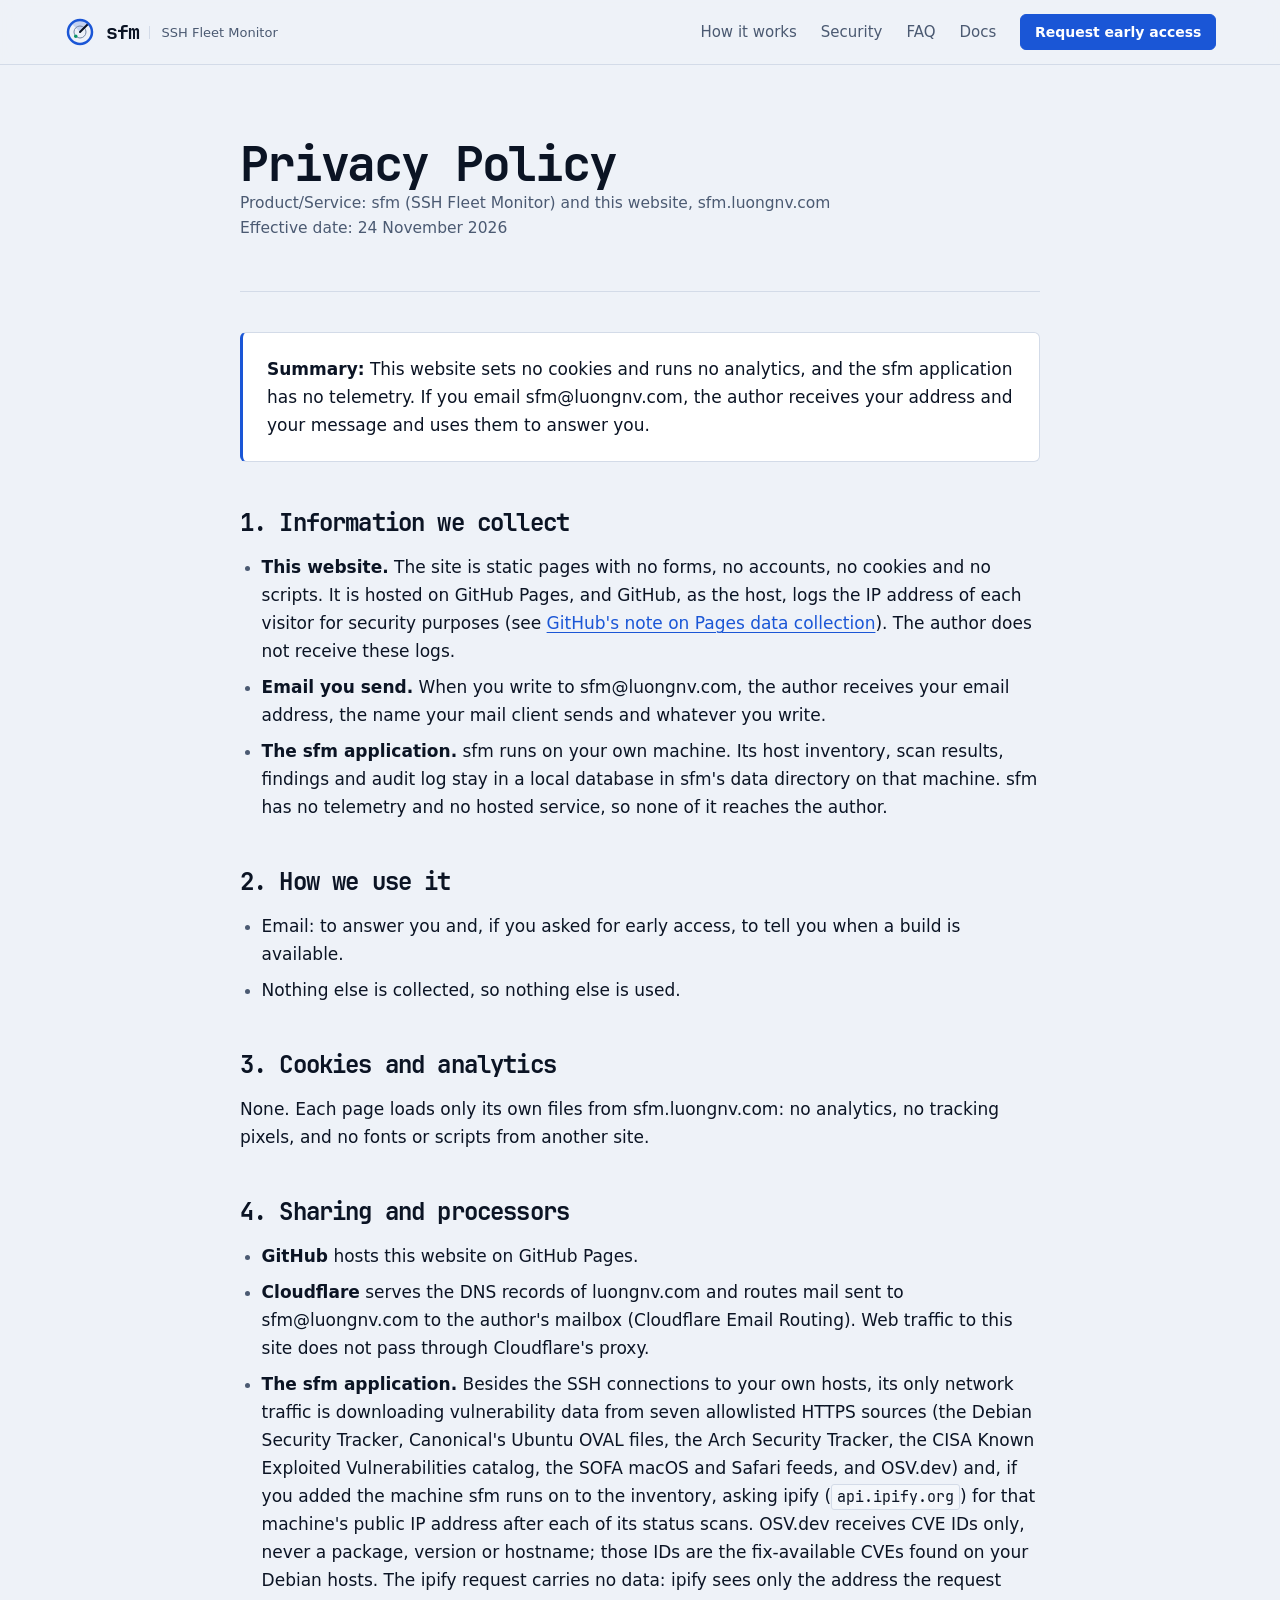
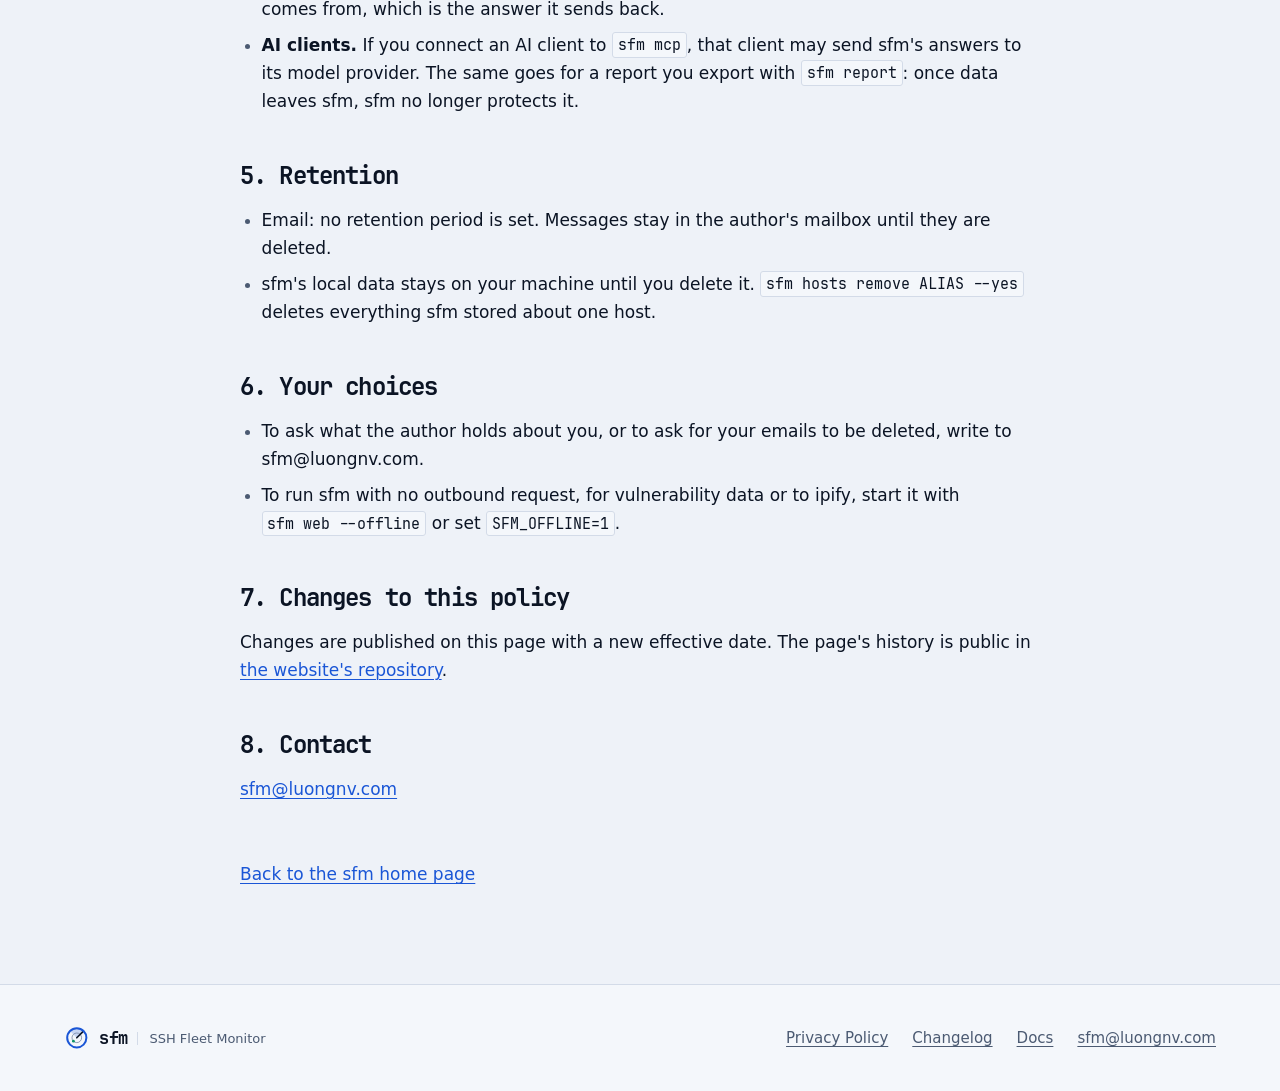
<file: site/privacy.html>
<!doctype html>
<html lang="en">
<head>
<meta charset="utf-8">
<meta name="viewport" content="width=device-width, initial-scale=1">
<meta http-equiv="Content-Security-Policy" content="default-src 'none'; img-src 'self'; style-src 'self'; font-src 'self'; base-uri 'none'; form-action 'none'">
<meta name="referrer" content="no-referrer">
<meta name="color-scheme" content="light dark">
<title>Privacy Policy · sfm</title>
<meta name="description" content="What this website and the sfm application collect: no cookies, no analytics, no telemetry. Email you send to sfm@luongnv.com reaches the author.">
<link rel="canonical" href="https://sfm.luongnv.com/privacy.html">
<meta property="og:type" content="website">
<meta property="og:site_name" content="sfm">
<meta property="og:title" content="Privacy Policy · sfm">
<meta property="og:description" content="What this website and the sfm application collect: no cookies, no analytics, no telemetry. Email you send to sfm@luongnv.com reaches the author.">
<meta property="og:url" content="https://sfm.luongnv.com/privacy.html">
<meta property="og:image" content="https://sfm.luongnv.com/assets/logo/logo-icon-512.png">
<meta name="twitter:card" content="summary">
<link rel="icon" type="image/svg+xml" href="assets/logo/favicon.svg">
<link rel="icon" sizes="48x48" href="assets/logo/favicon.ico">
<link rel="apple-touch-icon" href="assets/logo/logo-icon-512.png">
<link rel="preload" href="assets/fonts/JetBrainsMono-Bold.woff2" as="font" type="font/woff2" crossorigin>
<link rel="stylesheet" href="assets/css/site.css">
</head>
<!-- Draft for legal review: confirm every statement before publishing. -->
<body>
<a class="skip" href="#main">Skip to content</a>
<header class="site-header">
<div class="wrap">
<a class="brand" href="index.html" aria-label="sfm home">
<svg viewBox="0 0 64 64" aria-hidden="true" focusable="false">
<path class="mark-sector" d="M32 32L15.03 15.03A24 24 0 0 1 48.97 15.03Z"/>
<path class="mark-range" stroke-width="2" d="M20 32a12 12 0 1 0 24 0a12 12 0 1 0 -24 0Z"/>
<path class="mark-sweep" stroke-width="4" stroke-linecap="round" d="M32 32L47.56 16.44"/>
<path class="mark-ring" stroke-width="5" d="M8 32a24 24 0 1 0 48 0a24 24 0 1 0 -48 0Z"/>
<path class="mark-host" d="M20.01 40.49a3.5 3.5 0 1 0 7 0a3.5 3.5 0 1 0 -7 0Z"/>
</svg>
<span>sfm</span>
<span class="brand-name">SSH Fleet Monitor</span>
</a>
<nav class="nav" aria-label="Main">
<a class="nav-link" href="index.html#how">How it works</a>
<a class="nav-link" href="index.html#security">Security</a>
<a class="nav-link" href="index.html#faq">FAQ</a>
<a class="nav-link" href="docs.html">Docs</a>
<a class="btn btn-sm" href="mailto:sfm@luongnv.com?subject=sfm%20early%20access">Request early access</a>
</nav>
</div>
</header>
<main id="main" class="doc">
<div class="wrap">
<div class="doc-head">
<h1>Privacy Policy</h1>
<p class="doc-meta">Product/Service: sfm (SSH Fleet Monitor) and this website, sfm.luongnv.com<br>Effective date: 24 November 2026</p>
</div>

<div class="summary-box">
<p><strong>Summary:</strong> This website sets no cookies and runs no analytics, and the sfm application has no telemetry. If you email sfm@luongnv.com, the author receives your address and your message and uses them to answer you.</p>
</div>

<h2>1. Information we collect</h2>
<ul>
<li><strong>This website.</strong> The site is static pages with no forms, no accounts, no cookies and no scripts. It is hosted on GitHub Pages, and GitHub, as the host, logs the IP address of each visitor for security purposes (see <a href="https://docs.github.com/en/pages/getting-started-with-github-pages/what-is-github-pages#data-collection">GitHub's note on Pages data collection</a>). The author does not receive these logs.</li>
<li><strong>Email you send.</strong> When you write to sfm@luongnv.com, the author receives your email address, the name your mail client sends and whatever you write.</li>
<li><strong>The sfm application.</strong> sfm runs on your own machine. Its host inventory, scan results, findings and audit log stay in a local database in sfm's data directory on that machine. sfm has no telemetry and no hosted service, so none of it reaches the author.</li>
</ul>

<h2>2. How we use it</h2>
<ul>
<li>Email: to answer you and, if you asked for early access, to tell you when a build is available.</li>
<li>Nothing else is collected, so nothing else is used.</li>
</ul>

<h2>3. Cookies and analytics</h2>
<p>None. Each page loads only its own files from sfm.luongnv.com: no analytics, no tracking pixels, and no fonts or scripts from another site.</p>

<h2>4. Sharing and processors</h2>
<ul>
<li><strong>GitHub</strong> hosts this website on GitHub Pages.</li>
<li><strong>Cloudflare</strong> serves the DNS records of luongnv.com and routes mail sent to sfm@luongnv.com to the author's mailbox (Cloudflare Email Routing). Web traffic to this site does not pass through Cloudflare's proxy.</li>
<li><strong>The sfm application.</strong> Besides the SSH connections to your own hosts, its only network traffic is downloading vulnerability data from seven allowlisted HTTPS sources (the Debian Security Tracker, Canonical's Ubuntu OVAL files, the Arch Security Tracker, the CISA Known Exploited Vulnerabilities catalog, the SOFA macOS and Safari feeds, and OSV.dev) and, if you added the machine sfm runs on to the inventory, asking ipify (<code>api.ipify.org</code>) for that machine's public IP address after each of its status scans. OSV.dev receives CVE IDs only, never a package, version or hostname; those IDs are the fix-available CVEs found on your Debian hosts. The ipify request carries no data: ipify sees only the address the request comes from, which is the answer it sends back.</li>
<li><strong>AI clients.</strong> If you connect an AI client to <code>sfm mcp</code>, that client may send sfm's answers to its model provider. The same goes for a report you export with <code>sfm report</code>: once data leaves sfm, sfm no longer protects it.</li>
</ul>

<h2>5. Retention</h2>
<ul>
<li>Email: no retention period is set. Messages stay in the author's mailbox until they are deleted.</li>
<li>sfm's local data stays on your machine until you delete it. <code>sfm hosts remove ALIAS --yes</code> deletes everything sfm stored about one host.</li>
</ul>

<h2>6. Your choices</h2>
<ul>
<li>To ask what the author holds about you, or to ask for your emails to be deleted, write to sfm@luongnv.com.</li>
<li>To run sfm with no outbound request, for vulnerability data or to ipify, start it with <code>sfm web --offline</code> or set <code>SFM_OFFLINE=1</code>.</li>
</ul>

<h2>7. Changes to this policy</h2>
<p>Changes are published on this page with a new effective date. The page's history is public in <a href="https://github.com/luongnv89/sfm-website/commits/main/site/privacy.html">the website's repository</a>.</p>

<h2>8. Contact</h2>
<p><a href="mailto:sfm@luongnv.com">sfm@luongnv.com</a></p>

<a class="back" href="index.html">Back to the sfm home page</a>
</div>
</main>
<footer class="site-footer">
<div class="wrap">
<a class="brand" href="index.html" aria-label="sfm home">
<svg viewBox="0 0 64 64" aria-hidden="true" focusable="false">
<path class="mark-sector" d="M32 32L15.03 15.03A24 24 0 0 1 48.97 15.03Z"/>
<path class="mark-range" stroke-width="2" d="M20 32a12 12 0 1 0 24 0a12 12 0 1 0 -24 0Z"/>
<path class="mark-sweep" stroke-width="4" stroke-linecap="round" d="M32 32L47.56 16.44"/>
<path class="mark-ring" stroke-width="5" d="M8 32a24 24 0 1 0 48 0a24 24 0 1 0 -48 0Z"/>
<path class="mark-host" d="M20.01 40.49a3.5 3.5 0 1 0 7 0a3.5 3.5 0 1 0 -7 0Z"/>
</svg>
<span>sfm</span>
<span class="brand-name">SSH Fleet Monitor</span>
</a>
<ul class="foot-links">
<li><a href="privacy.html">Privacy Policy</a></li>
<li><a href="changelog.html">Changelog</a></li>
<li><a href="docs.html">Docs</a></li>
<li><a href="mailto:sfm@luongnv.com">sfm@luongnv.com</a></li>
</ul>
</div>
</footer>
</body>
</html>
</file>
<file: site/assets/css/site.css>
/*
 * sfm.luongnv.com
 *
 * Direction: an instrument panel. The brand's navy with assurance-blue
 * lines and one green signal, the logo's radar scope as the only ornament,
 * and JetBrains Mono (the wordmark's face, "the command you type") for
 * headlines and commands. Running text uses the system sans, as the sfm
 * dashboard does.
 *
 * Everything is served from this origin: no web font CDN, no script, no
 * analytics. The pages carry a Content-Security-Policy that allows nothing
 * else, so there is no inline style and no style attribute anywhere.
 */

@font-face {
  font-family: "JetBrains Mono";
  src: url("../fonts/JetBrainsMono-Regular.woff2") format("woff2");
  font-weight: 400;
  font-style: normal;
  font-display: swap;
}

@font-face {
  font-family: "JetBrains Mono";
  src: url("../fonts/JetBrainsMono-Bold.woff2") format("woff2");
  font-weight: 700;
  font-style: normal;
  font-display: swap;
}

/* Palette: the logo set's light values. Every text pair below is WCAG AA. */
:root {
  color-scheme: light dark;
  --bg: #eef2f8;
  --surface: #ffffff;
  --surface-2: #f4f7fb;
  --line: #d3dbe8;
  --line-strong: #7587a4;
  --text: #0b1424;
  --muted: #4b5a72;
  --accent: #1a56d6;
  --accent-ink: #ffffff;
  --signal: #0b9467;
  --warn: #8f5200;
  --grid: #dfe6f0;
  --shadow: 0 1px 2px rgba(11, 20, 36, 0.05), 0 24px 48px -24px rgba(11, 20, 36, 0.28);
  --sans: ui-sans-serif, system-ui, -apple-system, "Segoe UI", "Helvetica Neue", Arial, sans-serif;
  --mono: "JetBrains Mono", ui-monospace, "SF Mono", SFMono-Regular, Menlo, Consolas, monospace;
  --wrap: 72rem;
  --radius: 6px;
}

/* The logo set's dark values: the navy the mark was drawn on. */
@media (prefers-color-scheme: dark) {
  :root {
    --bg: #0a1120;
    --surface: #0f1a2e;
    --surface-2: #0c1526;
    --line: #1c2a44;
    --line-strong: #5b6f8f;
    --text: #eaf1fb;
    --muted: #8fa1bb;
    --accent: #4d9fff;
    --accent-ink: #0a1120;
    --signal: #3ddc97;
    --warn: #f2b544;
    --grid: #111c30;
    --shadow: 0 1px 2px rgba(0, 0, 0, 0.4), 0 28px 56px -24px rgba(0, 0, 0, 0.7);
  }
}

*,
*::before,
*::after {
  box-sizing: border-box;
}

html {
  -webkit-text-size-adjust: 100%;
  scroll-behavior: smooth;
  scroll-padding-top: 5rem;
}

body {
  margin: 0;
  background: var(--bg);
  color: var(--text);
  font: 400 1.0625rem/1.65 var(--sans);
  -webkit-font-smoothing: antialiased;
  text-rendering: optimizeLegibility;
}

img,
svg {
  display: block;
  max-width: 100%;
}

img {
  height: auto;
}

a {
  color: var(--accent);
  text-decoration: underline;
  text-decoration-thickness: 1px;
  text-underline-offset: 0.18em;
}

a:hover {
  text-decoration-thickness: 2px;
}

:focus-visible {
  outline: 2px solid var(--accent);
  outline-offset: 3px;
  border-radius: 2px;
}

code,
kbd,
pre {
  font-family: var(--mono);
  font-size: 0.9em;
}

/* Inline commands read as the thing you type: tinted, never boxed in a pill. */
:not(pre) > code {
  padding: 0.08em 0.32em;
  border: 1px solid var(--line);
  border-radius: 3px;
  background: var(--surface-2);
  white-space: nowrap;
}

.wrap {
  width: min(100% - 2.5rem, var(--wrap));
  margin-inline: auto;
}

.skip {
  position: absolute;
  left: 1rem;
  top: -4rem;
  z-index: 100;
  padding: 0.6rem 0.9rem;
  background: var(--surface);
  border: 1px solid var(--line-strong);
  border-radius: var(--radius);
}

.skip:focus {
  top: 1rem;
}

/* ---------- Header ---------- */

.site-header {
  position: sticky;
  top: 0;
  z-index: 50;
  border-bottom: 1px solid var(--line);
  background: color-mix(in srgb, var(--bg) 88%, transparent);
  backdrop-filter: blur(10px);
  -webkit-backdrop-filter: blur(10px);
}

.site-header .wrap {
  display: flex;
  align-items: center;
  gap: 1.5rem;
  min-height: 4rem;
}

.brand {
  display: inline-flex;
  align-items: center;
  gap: 0.6rem;
  color: var(--text);
  text-decoration: none;
  font: 700 1.25rem/1 var(--mono);
  letter-spacing: -0.03em;
}

.brand:hover {
  text-decoration: none;
}

.brand svg {
  width: 2rem;
  height: 2rem;
}

.brand-name {
  padding-left: 0.7rem;
  border-left: 1px solid var(--line);
  color: var(--muted);
  font: 400 0.8125rem/1 var(--sans);
  letter-spacing: 0;
}

/* The mark, inline so it follows the theme (as in the sfm dashboard). */
.mark-ring {
  fill: none;
  stroke: var(--accent);
}

.mark-sector {
  fill: var(--accent);
  fill-opacity: 0.2;
}

.mark-range {
  fill: none;
  stroke: var(--line-strong);
}

.mark-sweep {
  fill: none;
  stroke: var(--text);
}

.mark-host {
  fill: var(--signal);
}

.nav {
  display: flex;
  align-items: center;
  gap: 1.5rem;
  margin-left: auto;
}

.nav a:not(.btn) {
  color: var(--muted);
  font-size: 0.9375rem;
  text-decoration: none;
}

.nav a:not(.btn):hover,
.nav a[aria-current="page"] {
  color: var(--text);
}

.nav a[aria-current="page"] {
  text-decoration: underline;
  text-decoration-color: var(--accent);
  text-decoration-thickness: 2px;
  text-underline-offset: 0.5em;
}

/* ---------- Buttons ---------- */

.btn {
  display: inline-flex;
  align-items: center;
  justify-content: center;
  gap: 0.5rem;
  min-height: 2.75rem;
  padding: 0.6rem 1.15rem;
  border: 1px solid var(--accent);
  border-radius: var(--radius);
  background: var(--accent);
  color: var(--accent-ink);
  font: 600 0.9375rem/1.2 var(--sans);
  text-decoration: none;
  transition:
    transform 120ms ease,
    box-shadow 120ms ease,
    background-color 120ms ease;
}

.btn:hover {
  text-decoration: none;
  transform: translateY(-1px);
  box-shadow: 0 8px 20px -10px var(--accent);
}

.btn:active {
  transform: translateY(0);
  box-shadow: none;
}

.btn svg {
  width: 1rem;
  height: 1rem;
  fill: none;
  stroke: currentColor;
  stroke-width: 2;
  stroke-linecap: round;
  stroke-linejoin: round;
}

.btn-lg {
  min-height: 3.25rem;
  padding: 0.85rem 1.5rem;
  font-size: 1.0625rem;
}

.btn-ghost {
  border-color: var(--line-strong);
  background: transparent;
  color: var(--text);
}

.btn-ghost:hover {
  box-shadow: none;
  border-color: var(--text);
}

.btn-sm {
  min-height: 2.25rem;
  padding: 0.4rem 0.85rem;
  font-size: 0.875rem;
}

/* ---------- Hero ---------- */

.hero {
  position: relative;
  overflow: hidden;
  padding: 5.5rem 0 0;
  isolation: isolate;
}

/* A faint chart grid, fading out: the panel the scope sits on. */
.hero::before {
  content: "";
  position: absolute;
  inset: 0;
  z-index: -2;
  background-image:
    linear-gradient(var(--grid) 1px, transparent 1px),
    linear-gradient(90deg, var(--grid) 1px, transparent 1px);
  background-size: 40px 40px;
  -webkit-mask-image: radial-gradient(ellipse 75% 65% at 70% 30%, #000 0%, transparent 78%);
  mask-image: radial-gradient(ellipse 75% 65% at 70% 30%, #000 0%, transparent 78%);
}

/* The logo's scope, large and off the right edge, with one slow sweep. */
.scope {
  position: absolute;
  top: -9rem;
  right: -11rem;
  z-index: -1;
  width: 44rem;
  height: 44rem;
  border: 2px solid color-mix(in srgb, var(--accent) 38%, transparent);
  border-radius: 50%;
  pointer-events: none;
}

.scope::before {
  content: "";
  position: absolute;
  inset: 25%;
  border: 1px solid color-mix(in srgb, var(--line-strong) 60%, transparent);
  border-radius: 50%;
}

.scope::after {
  content: "";
  position: absolute;
  inset: 0;
  border-radius: 50%;
  background: conic-gradient(
    from 0deg,
    color-mix(in srgb, var(--accent) 22%, transparent) 0deg,
    transparent 70deg,
    transparent 360deg
  );
  animation: sweep 14s linear infinite;
}

@keyframes sweep {
  to {
    transform: rotate(-360deg);
  }
}

.hero-copy {
  max-width: 46rem;
}

.status {
  display: inline-flex;
  align-items: center;
  gap: 0.6rem;
  margin: 0 0 1.5rem;
  color: var(--muted);
  font-size: 0.9375rem;
}

.status::before {
  content: "";
  width: 0.55rem;
  height: 0.55rem;
  border-radius: 50%;
  background: var(--signal);
  box-shadow: 0 0 0 4px color-mix(in srgb, var(--signal) 22%, transparent);
}

h1,
h2,
h3 {
  margin: 0;
  font-family: var(--mono);
  font-weight: 700;
  line-height: 1.12;
  letter-spacing: -0.045em;
  text-wrap: balance;
}

h1 {
  font-size: clamp(2.35rem, 6.2vw, 4.4rem);
}

h2 {
  font-size: clamp(1.75rem, 3.6vw, 2.6rem);
}

h3 {
  font-size: 1.1875rem;
  letter-spacing: -0.03em;
  line-height: 1.3;
}

.lede {
  margin: 1.5rem 0 0;
  max-width: 40rem;
  color: var(--muted);
  font-size: clamp(1.0625rem, 1.6vw, 1.25rem);
  line-height: 1.6;
}

.actions {
  display: flex;
  flex-wrap: wrap;
  align-items: center;
  gap: 0.9rem;
  margin-top: 2.25rem;
}

.trust {
  display: flex;
  flex-wrap: wrap;
  gap: 0.6rem 1.75rem;
  margin: 2.75rem 0 0;
  padding: 0;
  list-style: none;
  color: var(--muted);
  font-size: 0.9375rem;
}

.trust li {
  display: flex;
  align-items: center;
  gap: 0.55rem;
}

.trust svg {
  flex: none;
  width: 1rem;
  height: 1rem;
  fill: none;
  stroke: var(--signal);
  stroke-width: 2.5;
  stroke-linecap: round;
  stroke-linejoin: round;
}

/* ---------- Screenshots ---------- */

.shot {
  margin: 0;
}

.shot-frame {
  overflow: hidden;
  border: 1px solid var(--line);
  border-radius: 10px;
  background: var(--surface);
  box-shadow: var(--shadow);
}

.shot-frame img {
  width: 100%;
}

.shot figcaption {
  margin-top: 0.85rem;
  color: var(--muted);
  font-size: 0.875rem;
}

.hero-shot {
  margin-top: 4rem;
}

/* The hero image runs off the bottom of the section, like a panel sliding up. */
.hero-shot .shot-frame {
  border-bottom: 0;
  border-radius: 10px 10px 0 0;
}

.hero-shot figcaption {
  margin: 0;
  padding: 0.75rem 0 0.9rem;
}

.hero-base {
  border-top: 1px solid var(--line);
}

/* ---------- Sections ---------- */

.section {
  padding: 6.5rem 0;
}

.section-tight {
  padding: 5rem 0;
}

.band {
  border-block: 1px solid var(--line);
  background: var(--surface-2);
}

.section-head {
  max-width: 44rem;
  margin-bottom: 3rem;
}

.section-head p {
  margin: 1.25rem 0 0;
  color: var(--muted);
  font-size: 1.125rem;
}

/* Problem and agitate: two columns, the claim on the left, the cases on the right. */
.split {
  display: grid;
  grid-template-columns: minmax(0, 5fr) minmax(0, 7fr);
  gap: 3rem 4.5rem;
  align-items: start;
}

.split .section-head {
  margin: 0;
  position: sticky;
  top: 6.5rem;
}

.cases {
  margin: 0;
  padding: 0;
  list-style: none;
  border-top: 1px solid var(--line);
}

.cases li {
  display: grid;
  grid-template-columns: 2.25rem minmax(0, 1fr);
  gap: 1rem;
  padding: 1.5rem 0;
  border-bottom: 1px solid var(--line);
  font-size: 1.125rem;
  line-height: 1.55;
}

.cases svg {
  width: 1.5rem;
  height: 1.5rem;
  margin-top: 0.15rem;
  fill: none;
  stroke: var(--muted);
  stroke-width: 1.75;
  stroke-linecap: round;
  stroke-linejoin: round;
}

.cases-warn svg {
  stroke: var(--warn);
}

/* ---------- Features ---------- */

.features {
  display: grid;
  grid-template-columns: repeat(6, minmax(0, 1fr));
  gap: 1.25rem;
}

.feature {
  grid-column: span 2;
  display: flex;
  flex-direction: column;
  padding: 1.75rem;
  border: 1px solid var(--line);
  border-radius: var(--radius);
  background: var(--surface);
}

.feature-wide {
  grid-column: span 3;
}

.feature p {
  margin: 0.75rem 0 0;
  color: var(--muted);
}

.feature-icon {
  width: 2.5rem;
  height: 2.5rem;
  margin-bottom: 1.25rem;
  padding: 0.55rem;
  border: 1px solid var(--line);
  border-radius: var(--radius);
  background: var(--surface-2);
  fill: none;
  stroke: var(--accent);
  stroke-width: 1.75;
  stroke-linecap: round;
  stroke-linejoin: round;
}

.versus {
  margin: 2.5rem 0 0;
  padding: 1.5rem 1.75rem;
  border-left: 3px solid var(--accent);
  background: var(--surface);
  font-size: 1.125rem;
}

.shot-wide {
  margin-top: 3.5rem;
}

/* ---------- Steps ---------- */

.steps {
  display: grid;
  grid-template-columns: repeat(4, minmax(0, 1fr));
  gap: 0;
  margin: 0;
  padding: 0;
  list-style: none;
  border: 1px solid var(--line);
  border-radius: var(--radius);
  background: var(--surface);
}

.steps li {
  padding: 1.75rem 1.5rem 2rem;
  border-right: 1px solid var(--line);
}

.steps li:last-child {
  border-right: 0;
}

.steps svg {
  width: 1.75rem;
  height: 1.75rem;
  margin-bottom: 1.1rem;
  fill: none;
  stroke: var(--accent);
  stroke-width: 1.75;
  stroke-linecap: round;
  stroke-linejoin: round;
}

.steps p {
  margin: 0.6rem 0 0;
  color: var(--muted);
  font-size: 0.9688rem;
}

.steps code {
  white-space: nowrap;
}

.after-steps {
  margin-top: 2.5rem;
}

/* ---------- Guard list (the proof slot) ---------- */

.guards {
  display: grid;
  grid-template-columns: repeat(2, minmax(0, 1fr));
  gap: 0 3.5rem;
  margin: 0;
  padding: 0;
  list-style: none;
  border-top: 1px solid var(--line);
}

.guards li {
  display: grid;
  grid-template-columns: 1.5rem minmax(0, 1fr);
  gap: 0.9rem;
  padding: 1.35rem 0;
  border-bottom: 1px solid var(--line);
}

.guards li:last-child {
  grid-column: 1 / -1;
}

.guards svg {
  width: 1.25rem;
  height: 1.25rem;
  margin-top: 0.25rem;
  fill: none;
  stroke: var(--signal);
  stroke-width: 2.25;
  stroke-linecap: round;
  stroke-linejoin: round;
}

.note {
  margin: 2rem 0 0;
  color: var(--muted);
  font-size: 0.9688rem;
}

/* ---------- FAQ ---------- */

.faq {
  max-width: 50rem;
  border-top: 1px solid var(--line);
}

.faq details {
  border-bottom: 1px solid var(--line);
}

.faq summary {
  display: flex;
  align-items: center;
  justify-content: space-between;
  gap: 1.5rem;
  padding: 1.35rem 0;
  cursor: pointer;
  list-style: none;
  font: 700 1.0938rem/1.4 var(--mono);
  letter-spacing: -0.03em;
}

.faq summary::-webkit-details-marker {
  display: none;
}

.faq summary::after {
  content: "";
  flex: none;
  width: 0.6rem;
  height: 0.6rem;
  border-right: 2px solid var(--muted);
  border-bottom: 2px solid var(--muted);
  transform: rotate(45deg) translate(-2px, -2px);
  transition: transform 160ms ease;
}

.faq details[open] summary::after {
  transform: rotate(-135deg) translate(-2px, -2px);
}

.faq summary:hover {
  color: var(--accent);
}

.faq details p {
  margin: 0 0 1.5rem;
  max-width: 44rem;
  color: var(--muted);
}

/* ---------- Final call ---------- */

.final {
  position: relative;
  overflow: hidden;
  padding: 6.5rem 0;
  border-top: 1px solid var(--line);
  isolation: isolate;
}

.final .scope {
  top: auto;
  bottom: -30rem;
  right: 50%;
  margin-right: -22rem;
}

.final .wrap {
  max-width: 46rem;
  text-align: center;
}

.final p {
  margin: 1.25rem auto 0;
  max-width: 34rem;
  color: var(--muted);
  font-size: 1.125rem;
}

.final .actions {
  justify-content: center;
}

/* ---------- Footer ---------- */

.site-footer {
  border-top: 1px solid var(--line);
  background: var(--surface-2);
  padding: 2.5rem 0;
  color: var(--muted);
  font-size: 0.9375rem;
}

.site-footer .wrap {
  display: flex;
  flex-wrap: wrap;
  align-items: center;
  gap: 1rem 2rem;
}

.site-footer .brand {
  font-size: 1.0625rem;
}

.site-footer .brand svg {
  width: 1.6rem;
  height: 1.6rem;
}

.foot-links {
  display: flex;
  flex-wrap: wrap;
  gap: 0.5rem 1.5rem;
  margin: 0 0 0 auto;
  padding: 0;
  list-style: none;
}

.foot-links a {
  color: var(--muted);
}

.foot-links a:hover {
  color: var(--text);
}

/* ---------- Document pages (privacy, changelog, docs) ---------- */

.doc {
  padding: 4.5rem 0 6rem;
}

.doc .wrap {
  max-width: 50rem;
}

.doc-head {
  padding-bottom: 2rem;
  margin-bottom: 2.5rem;
  border-bottom: 1px solid var(--line);
}

.doc-head h1 {
  font-size: clamp(2rem, 4.6vw, 3rem);
}

.doc-meta {
  margin: 1rem 0 0;
  color: var(--muted);
  font-size: 0.9688rem;
}

.doc h2 {
  margin: 3rem 0 1rem;
  font-size: 1.5rem;
  letter-spacing: -0.035em;
}

.doc h3 {
  margin: 2rem 0 0.6rem;
}

.doc p,
.doc ul,
.doc ol,
.doc dl {
  margin: 0 0 1.1rem;
}

.doc ul,
.doc ol {
  padding-left: 1.35rem;
}

.doc li {
  margin-bottom: 0.5rem;
}

.doc li::marker {
  color: var(--muted);
}

.summary-box {
  margin: 0 0 2.5rem;
  padding: 1.35rem 1.5rem;
  border: 1px solid var(--line);
  border-left: 3px solid var(--accent);
  border-radius: var(--radius);
  background: var(--surface);
}

.summary-box p:last-child {
  margin-bottom: 0;
}

pre {
  margin: 0 0 1.25rem;
  padding: 1.1rem 1.25rem;
  overflow-x: auto;
  border: 1px solid var(--line);
  border-left: 3px solid var(--signal);
  border-radius: var(--radius);
  background: var(--surface);
  font-size: 0.875rem;
  line-height: 1.6;
  tab-size: 2;
}

pre code {
  font-size: inherit;
}

.table-wrap {
  margin: 0 0 1.5rem;
  overflow-x: auto;
  border: 1px solid var(--line);
  border-radius: var(--radius);
  background: var(--surface);
}

table {
  width: 100%;
  border-collapse: collapse;
  font-size: 0.9375rem;
}

th,
td {
  padding: 0.75rem 1rem;
  border-bottom: 1px solid var(--line);
  text-align: left;
  vertical-align: top;
}

tr:last-child td {
  border-bottom: 0;
}

th {
  background: var(--surface-2);
  color: var(--muted);
  font-weight: 600;
  white-space: nowrap;
}

td code {
  white-space: normal;
}

/* Commands stay on one line where the table has room for them. */
@media (min-width: 44rem) {
  td:first-child {
    width: 46%;
  }

  td:first-child code {
    white-space: nowrap;
  }
}

.release {
  padding: 1.5rem 1.75rem;
  border: 1px solid var(--line);
  border-radius: var(--radius);
  background: var(--surface);
}

.release h2 {
  margin-top: 0;
}

.toc {
  display: flex;
  flex-wrap: wrap;
  gap: 0.5rem 1.5rem;
  margin: 0 0 2.5rem;
  padding: 0;
  list-style: none;
  font-size: 0.9375rem;
}

.back {
  display: inline-block;
  margin-top: 2.5rem;
}

.lost {
  padding: 8rem 0;
  text-align: center;
}

.lost p {
  margin: 1.25rem 0 2rem;
  color: var(--muted);
}

/*
 * ---------- Entrance: one staggered rise on load ----------
 * Movement only, never opacity: a renderer that does not run animations
 * (a link preview, a crawler's snapshot) must still see the hero text.
 */

@keyframes rise {
  from {
    transform: translateY(12px);
  }
}

.hero-copy > * {
  animation: rise 520ms cubic-bezier(0.2, 0.7, 0.2, 1) both;
}

.hero-copy > :nth-child(2) {
  animation-delay: 70ms;
}

.hero-copy > :nth-child(3) {
  animation-delay: 140ms;
}

.hero-copy > :nth-child(4) {
  animation-delay: 210ms;
}

.hero-copy > :nth-child(5) {
  animation-delay: 280ms;
}

.hero-shot {
  animation: rise 700ms 320ms cubic-bezier(0.2, 0.7, 0.2, 1) both;
}

@media (prefers-reduced-motion: reduce) {
  html {
    scroll-behavior: auto;
  }

  *,
  *::before,
  *::after {
    animation: none !important;
    transition: none !important;
  }
}

/* ---------- Narrow screens ---------- */

@media (max-width: 62rem) {
  .split {
    grid-template-columns: minmax(0, 1fr);
  }

  .split .section-head {
    position: static;
  }

  .feature,
  .feature-wide {
    grid-column: span 3;
  }

  .steps {
    grid-template-columns: repeat(2, minmax(0, 1fr));
  }

  .steps li:nth-child(2n) {
    border-right: 0;
  }

  .steps li:nth-child(-n + 2) {
    border-bottom: 1px solid var(--line);
  }

  .scope {
    width: 32rem;
    height: 32rem;
    top: -7rem;
    right: -14rem;
  }
}

@media (max-width: 44rem) {
  body {
    font-size: 1rem;
  }

  .wrap {
    width: min(100% - 2rem, var(--wrap));
  }

  .site-header .wrap {
    gap: 0.75rem;
  }

  .brand-name,
  .nav .nav-link {
    display: none;
  }

  .hero {
    padding-top: 3.5rem;
  }

  /* Keep the scope clear of the headline on a phone. */
  .scope {
    width: 20rem;
    height: 20rem;
    top: -8rem;
    right: -11rem;
  }

  .final .scope {
    bottom: -14rem;
    margin-right: -10rem;
  }

  .section,
  .final {
    padding: 4.5rem 0;
  }

  .section-tight {
    padding: 3.5rem 0;
  }

  .feature,
  .feature-wide {
    grid-column: 1 / -1;
  }

  .steps,
  .guards {
    grid-template-columns: minmax(0, 1fr);
  }

  .steps li {
    border-right: 0;
    border-bottom: 1px solid var(--line);
  }

  .steps li:last-child {
    border-bottom: 0;
  }

  .actions .btn {
    width: 100%;
  }

  .trust {
    flex-direction: column;
  }

  .foot-links {
    margin-left: 0;
  }

  :not(pre) > code {
    white-space: normal;
  }
}
</file>
